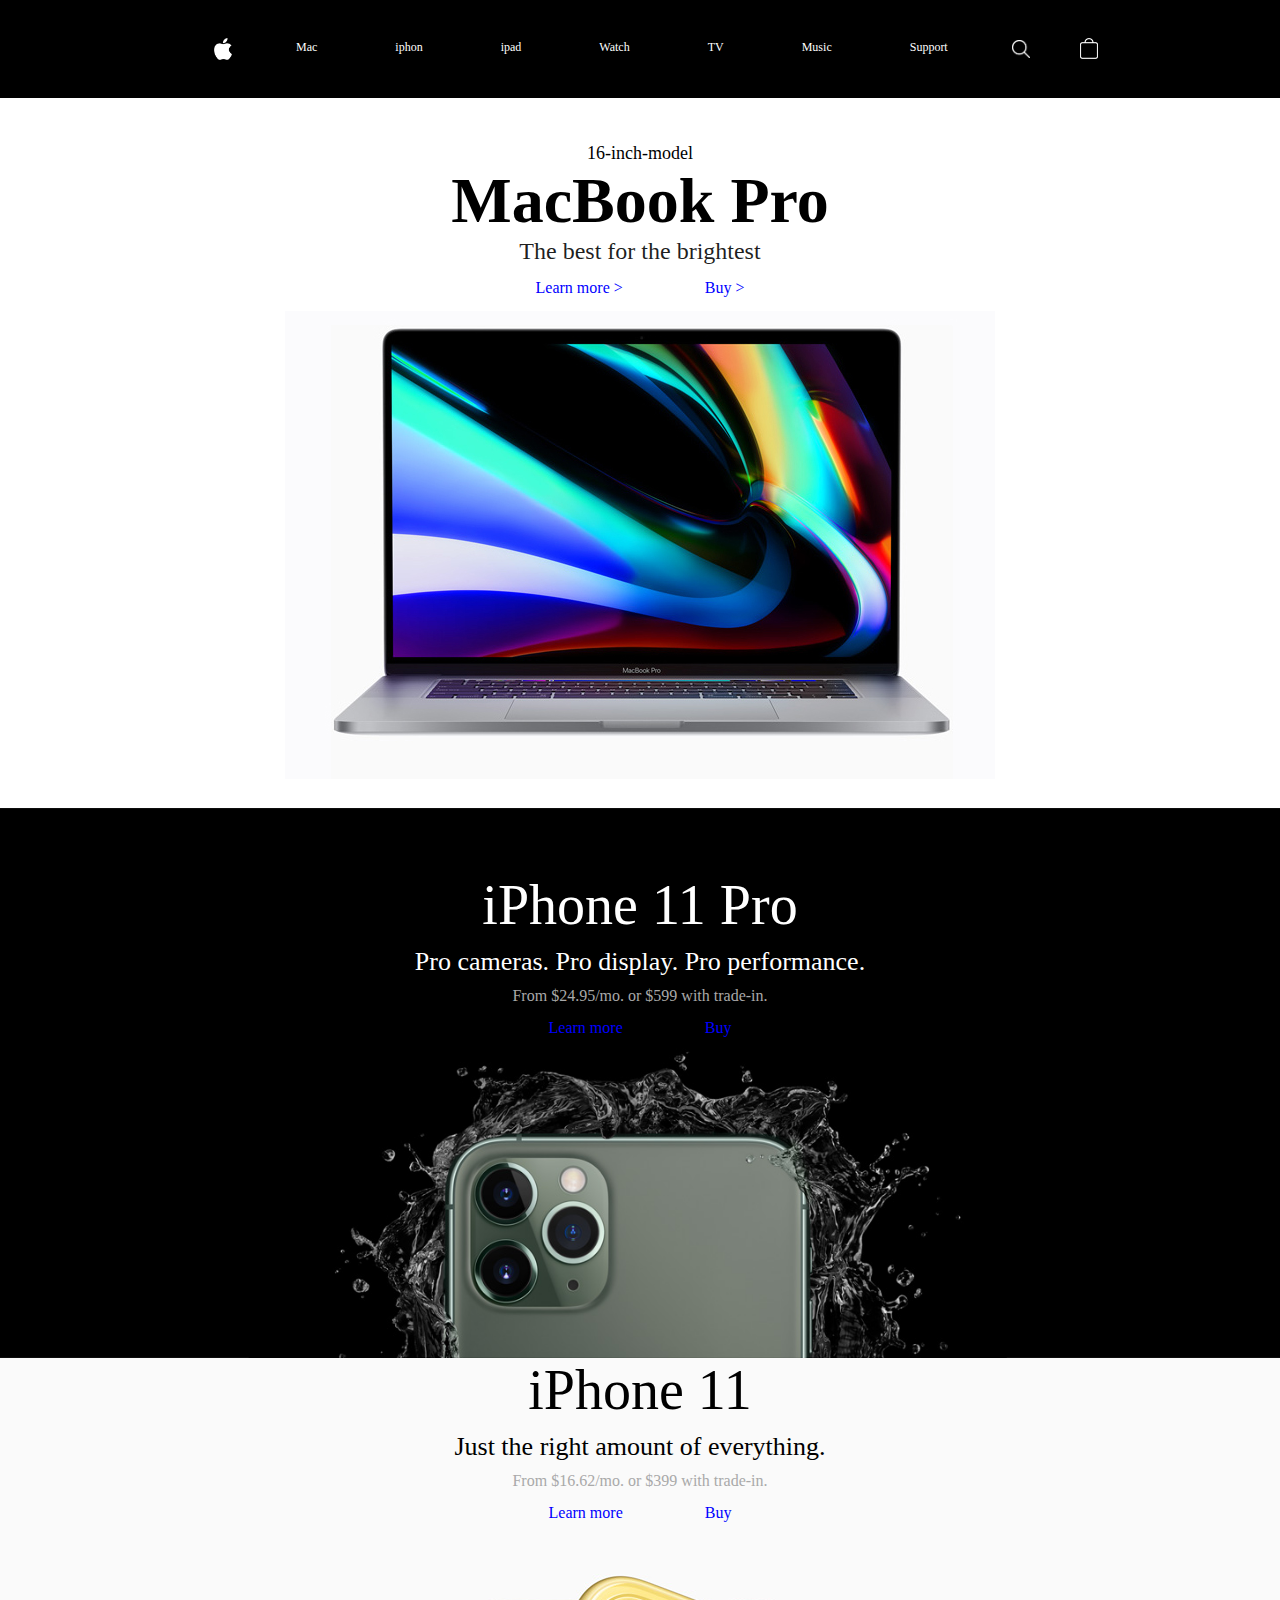
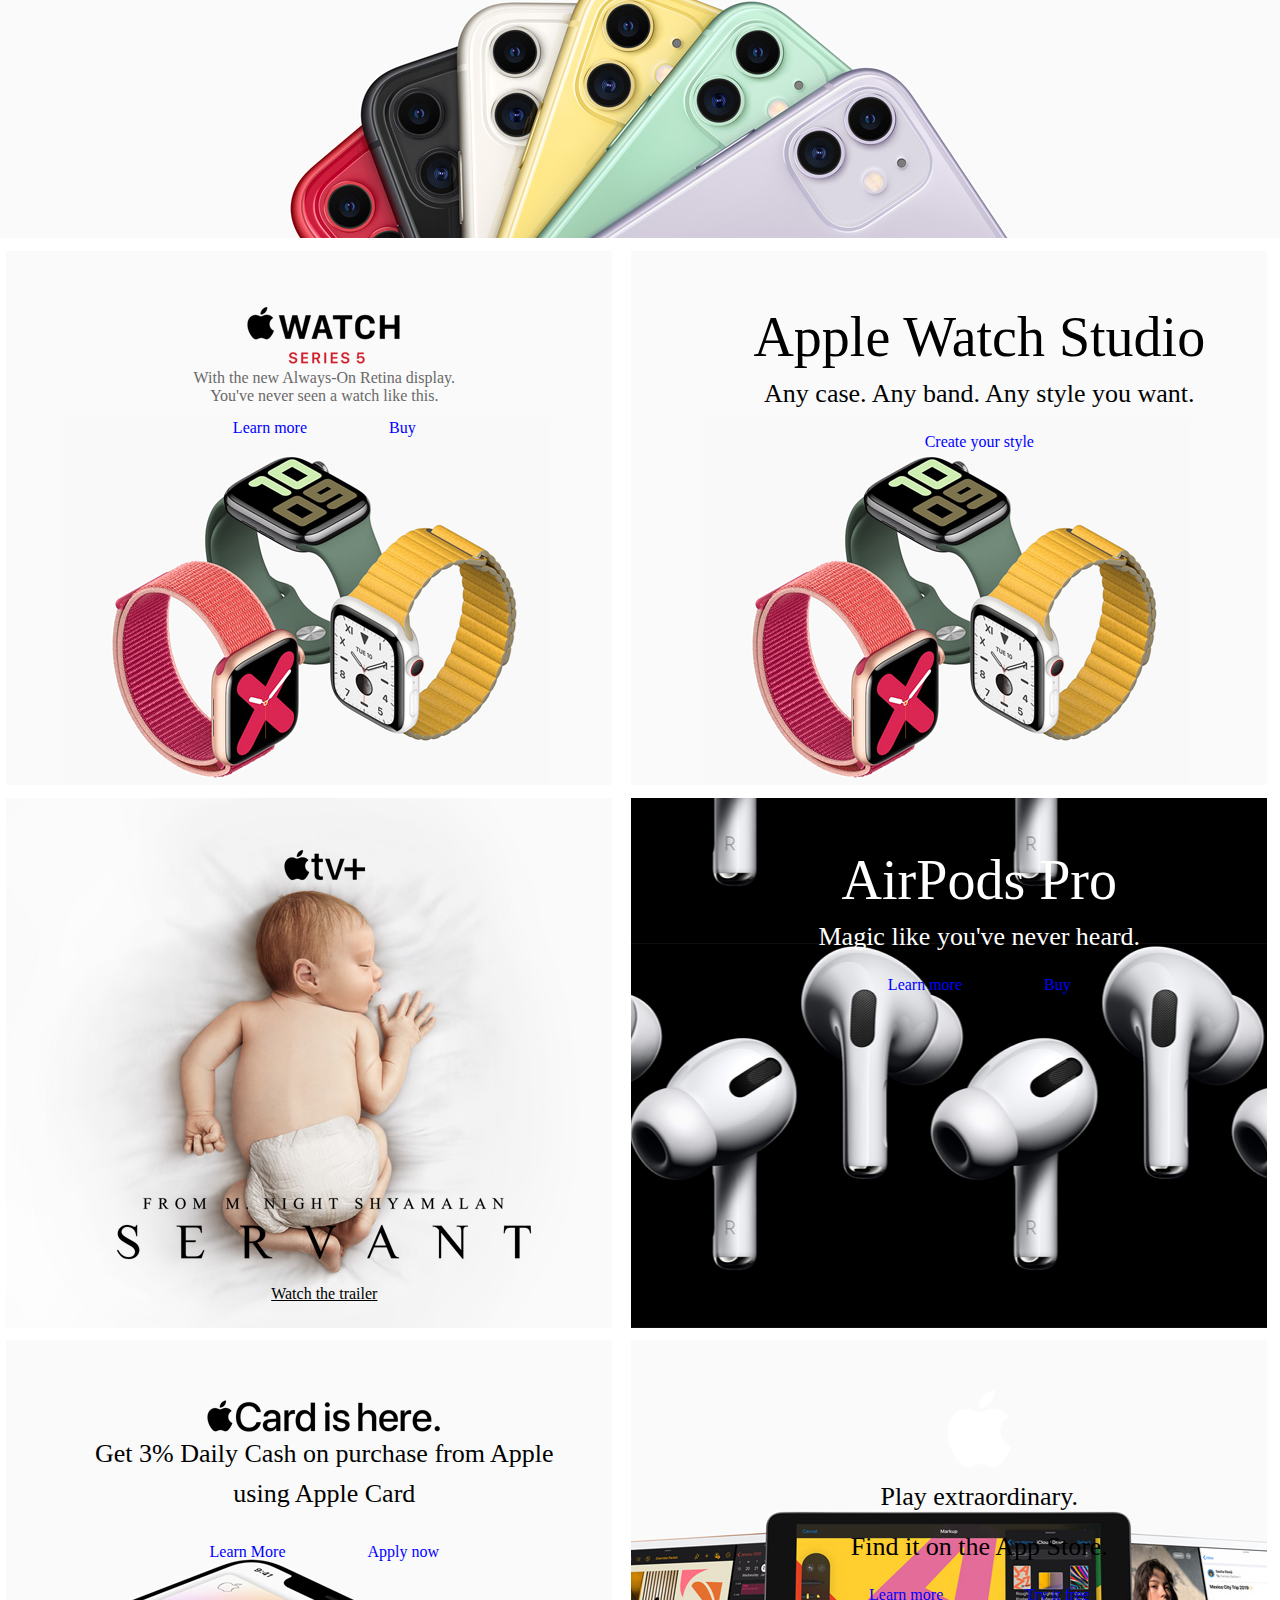
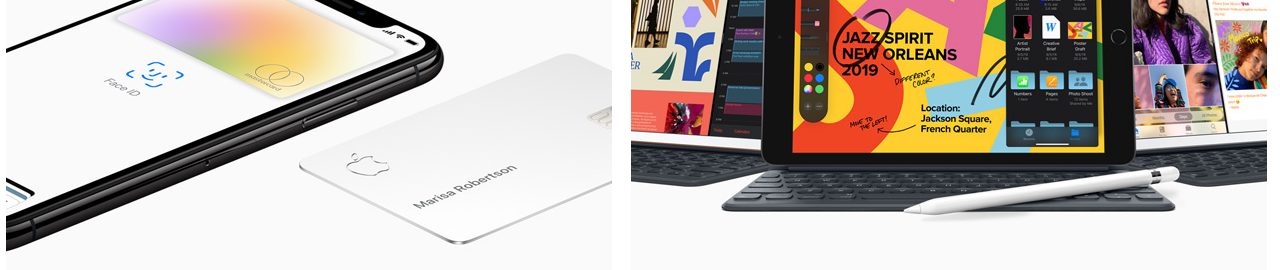
<file: Phase1/AppleWebSiteProject/HTML/index.html>
<!DOCTYPE html>
<html lang="en">
<head>
    <meta charset="UTF-8">
    <meta name="viewport" content="width=device-width, initial-scale=1.0">
    <title>Apple Website</title>
    <link rel="stylesheet" href="../CSS/style.css">
</head>
<body>
    <div class="outer-wrapper">
        <header class="header-wrapper">
            <div class="internal-wrapper">
                <div class="header-links-wrapper">
                    <ul>
                        <li class="logo-link"><a href="/"><img src="../Image/Icon/logo.png" alt=""></a></li>
                        <li><a href="#">Mac</a></li>
                        <li><a href="#">iphon</a></li>
                        <li><a href="#">ipad</a></li>
                        <li><a href="#">Watch</a></li>
                        <li><a href="#">TV</a></li>
                        <li><a href="#">Music</a></li>
                        <li><a href="#">Support</a></li>
                        <li class="search-link"><a href="/search/"><img src="../Image/Icon/search-icon.png" alt=""></a></li>
                        <li class="cart-link"><a href="/search/"><img src="../Image/Icon/cart.png" alt=""></a></li>
                    </ul>
                </div>
            </div>
        </header>
        <section class="main-highlight-wrapper">
            <div class="internal-wrapper">
                <div class="model">
                    16-inch-model
                </div>

                <div class="product-title">
                    <h1>MacBook Pro</h1>
                </div>

                <div class="brief-description">
                    The best for the brightest
                </div>

                <div class="links-wrapper">
                    <ul>
                        <li><a href="https://www.apple.com/iphone-12/">Learn more ></a></li>
                        <li><a href="https://www.apple.com/shop/buy-iphone/iphone-12">Buy ></a></li>
                    </ul>
                </div>
                
                <div class="main-image-wrapper">
                    <img src="../Image/home/mac-laptop copy.jpg" alt="">
                </div>
            </div>

        </section>
        <section class="second-hightlight-wrapper">
            <div class="internal-wrapper">
                <div class="title-wrapper">
                    iPhone 11 Pro
                </div >

                <div class="description-wrapper">
                    Pro cameras. Pro display. Pro performance.
                </div>

                <div class="price-wrapper">
                    From $24.95/mo. or $599 with trade-in.
                </div>

                <div class="links-wrapper">
                    <ul>
                        <li><a href="">Learn more</a></li>
                        <li><a href="">Buy</a></li>
                    </ul>
                </div>
            </div>
        </section>

        <section class="third-highlight-wrapper">
            <div class="internal-wrapper">
                <div class="title-wrapper">
                    iPhone 11
                </div>

                <div class="description-wrapper">
                    Just the right amount of everything.
                </div>
                
                <div class="price-wrapper">
                    From $16.62/mo. or $399 with trade-in.
                </div>

                <div class="links-wrapper">
                    <ul>
                        <li><a href="">Learn more</a></li>
                        <li><a href="">Buy</a></li>
                    </ul>
                </div>
            </div>
        </section>


        <section class="fourth-highlight-wrapper">
            <div class="forth-internal-wrapper">
                <div class="left-side-wrapper">
                    <div class="top-logo-wrapper">
                        <div class="logo-wrapper">
                            <img src="../Image/Icon/watch-series5-logo.png" alt="">
                            <!-- <div class="logo-title"> -->
                                <!-- Watch -->
                            <!-- </div> -->
                        </div>
                        <!-- cann also be done like the logo and the logo together
                        if we did not have the exact logo what we need
                        -->
                        <div class="series-wrapper">
                            <!-- SERIES 5 -->
                        </div>

                        <div class="description-wraper">
                            With the new Always-On Retina display.
                        </div>
                        <div class="description-wrper">
                            You've never seen a watch like this.
                        </div>

                        
                        <div class="links-wrapper">
                            <ul>
                                <li><a href="">Learn more</a></li>
                                <li><a href="">Buy</a></li>
                            </ul>
                        </div>
                    </div>
                </div>
                <div class="right-side-wrapper">
                    <div class="title-wrapper">
                        Apple Watch Studio
                    </div>

                    <div class="description-wrapper">
                        Any case. Any band. Any style you want.
                    </div>

                    <div class="links-wrapper">
                        <ul>
                            <li><a href="">Create your style</a></li>
                        </ul>
                    </div>
                </div>
            </div>
        </section>

        <section class="fifth-highlight-wrapper">
            <div class="forth-internal-wrapper">
                <div class="left-side-wrapper">
                    <div class="top-logo-wrapper">
                        <div class="logo-wrapper">
                            <img src="../Image/Icon/apple-tv-logo.png" alt="">
                        </div>

                        <div class="tvshow-logo-wraper">
                            <img src="../Image/Icon/servant-logo.png" alt="">
                        </div>

                        <div class="watch-more-wrapper">
                            <a href="">Watch the trailer</a>
                        </div>
                    </div>


                </div>
                <div class="right-side-wrapper">
                    <div class="title-wrapper">
                        AirPods Pro
                    </div>

                    <div class="description-wrapper">
                        Magic like you've never heard.
                    </div>

                    <div class="links-wrapper">
                        <ul>
                            <li><a href="">Learn more</a></li>
                            <li><a href="">Buy</a></li>
                        </ul>
                    </div>

                </div>

            </div>
        </section>

        <section class="sixth-highlight-wrapper">
            <div class="forth-internal-wrapper">
                <div class="left-side-wrapper">
                    <div class="description-wrapper">
                        <div class="top-logo-wrapper">
                            <img src="../Image/Icon/apple-card-logo.png" alt="">
                        </div>
                        Get 3% Daily Cash on purchase from Apple
                        <div class="description-wrapper">
                            using Apple Card
                        </div>
                    </div>

                    <div class="links-wrapper">
                        <ul>
                            <li><a href="">Learn More</a></li>
                            <li><a href="">Apply now</a></li>
                        </ul>
                    </div>
                    
                </div>
                <div class="right-side-wrapper">
                    <div class="top-logo-wrapper">
                        <img src="../Image/Icon/logo.png" alt="">
                    </div>

                    <div class="description-wrapper">
                        Play extraordinary.
                    </div>

                    <div class="description-wrapper">
                        Find it on the App Store.
                    </div>

                    <div class="links-wrapper">
                        <ul>
                            <li><a href="">Learn more</a></li>
                            <li><a href="">Try it free</a></li>
                        </ul>
                    </div>
                </div>
            </div>
        </section>

    </div>
</body>
</html>
</file>
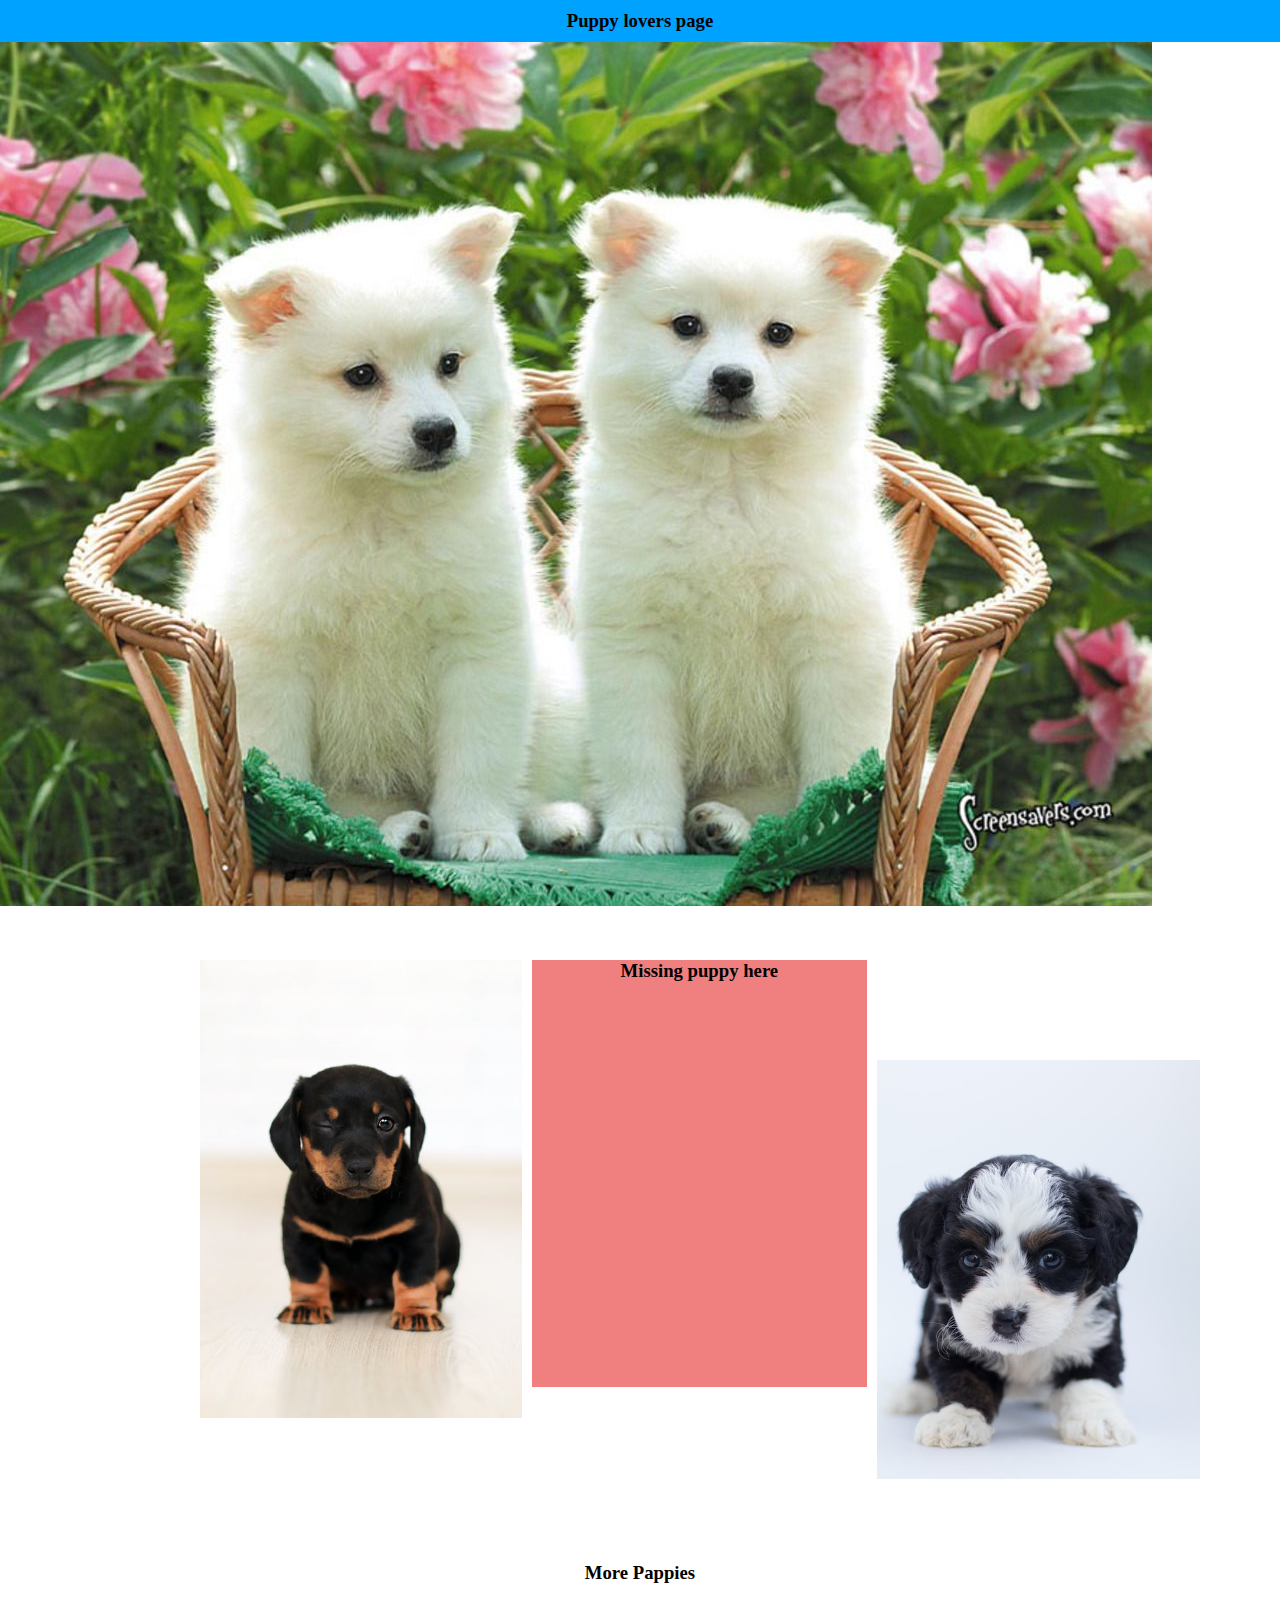
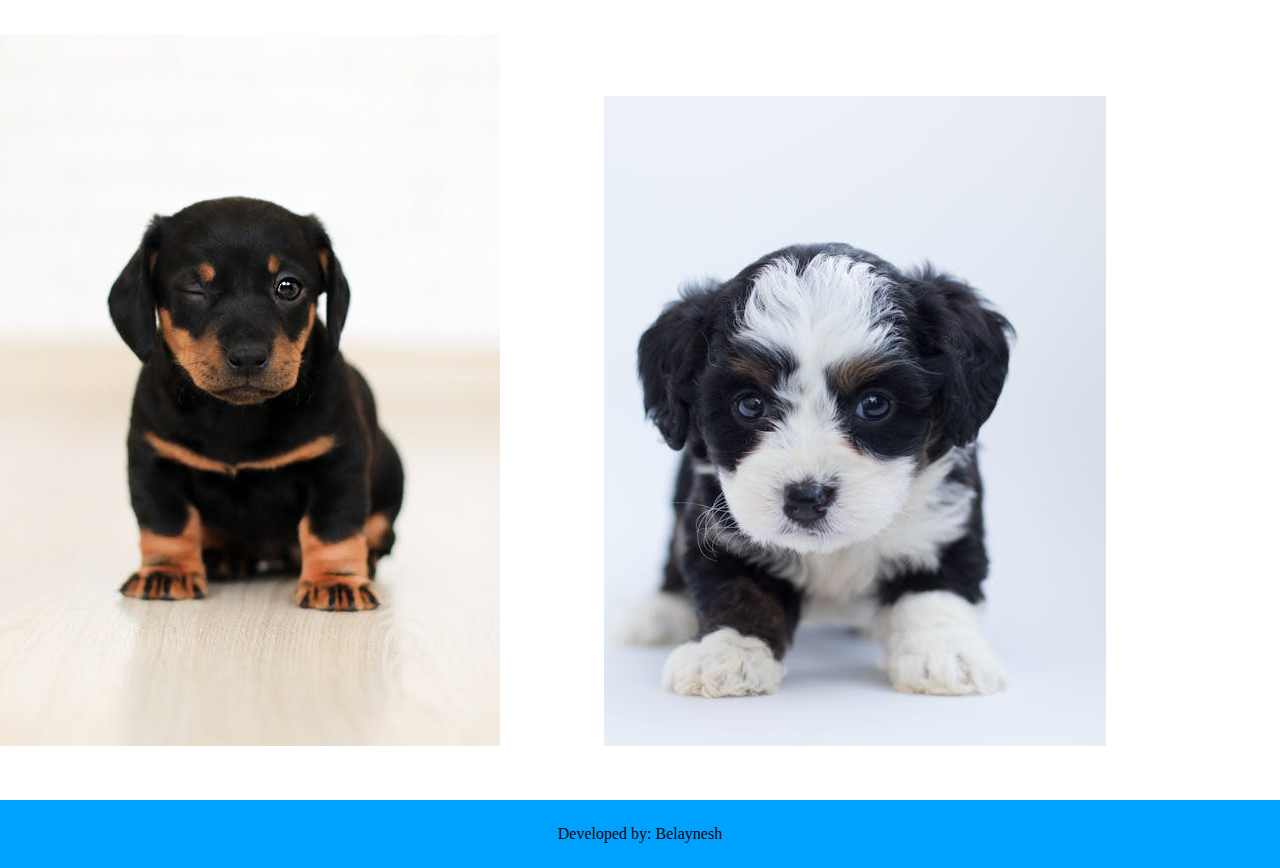
<file: Phase1/Class3Css/Class3CSSReference/index.html>
<!DOCTYPE html>
<html lang="en">
<head>
    <meta charset="UTF-8">
    <meta name="viewport" content="width=device-width, initial-scale=1.0">
    <title>Puppy Lovers</title>
    <link rel="stylesheet" href="css/style.css">
</head>
<body>
    <header>
        <div class="puppy-lovers-header">
            <h3>
                Puppy lovers page
            </h3>
        </div>
    </header>
    <section>
        <div class="puppy-banner">
            <img src="../Class3CSSReference/images/puppy1.img" alt="puppy banner">
        </div>
    </section>
    <section>
        <div class="three-puppies-wrapper">
            <div class="right-puppy">
                <img src="../Class3CSSReference/images/pup.img" alt="puppy image">
            </div>
            <div class="missing-puppy red">
                <h3>Missing puppy here</h3>
            </div>
            <div class="left-puppy">
                <img src="../Class3CSSReference/images/pupy.img" alt="puppy">
            </div>
        </div>
    </section>
    <section>
        <div>
            <div class="more">
                <h3>More Pappies</h3>
            </div>
            <div class="last-right-puppy">
                <img src="../Class3CSSReference/images/pup.img" alt="pyppy image">
            </div>
            <div class="last-left-puppy">
                <img src="../Class3CSSReference/images/pupy.img" alt="">
            </div>
        </div>
    </section>
        <footer>
            <div class="footer">
                Developed by: Belaynesh
            </div>
        </footer>
</body>
</html>
</file>
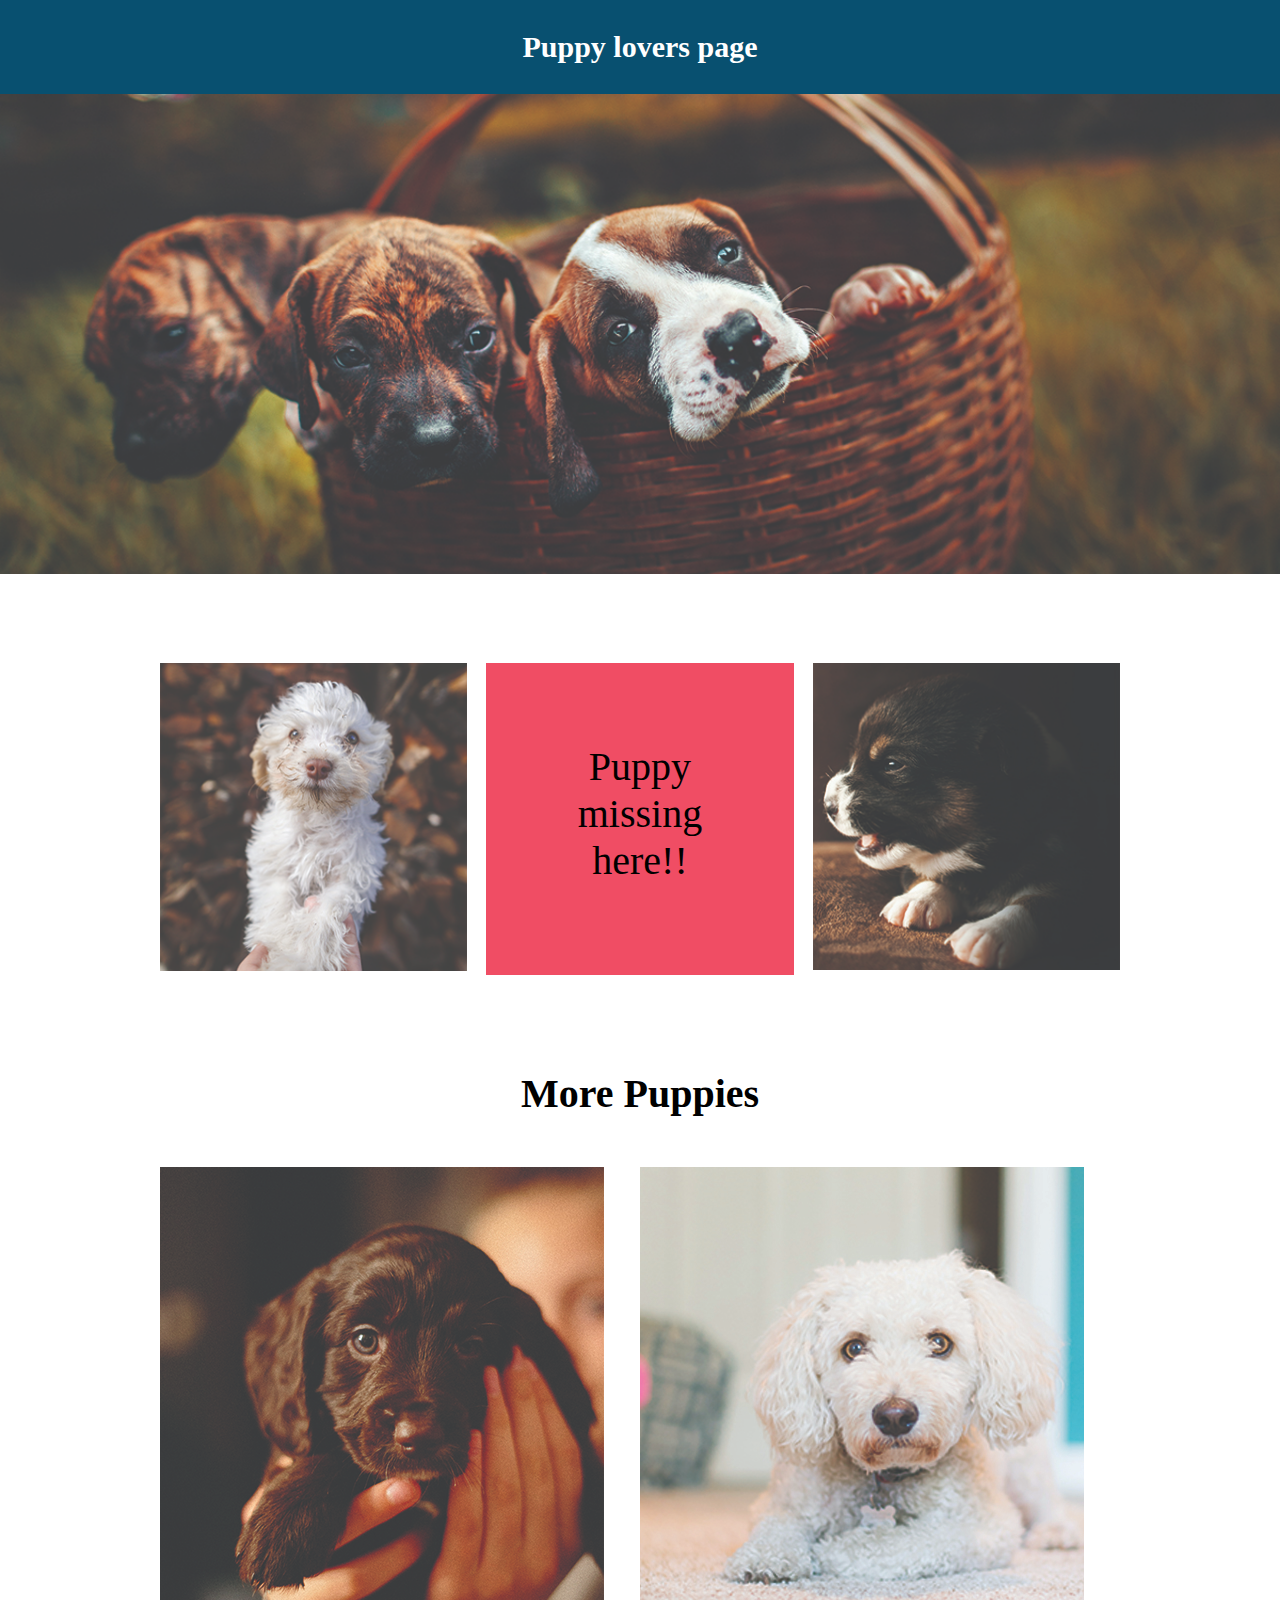
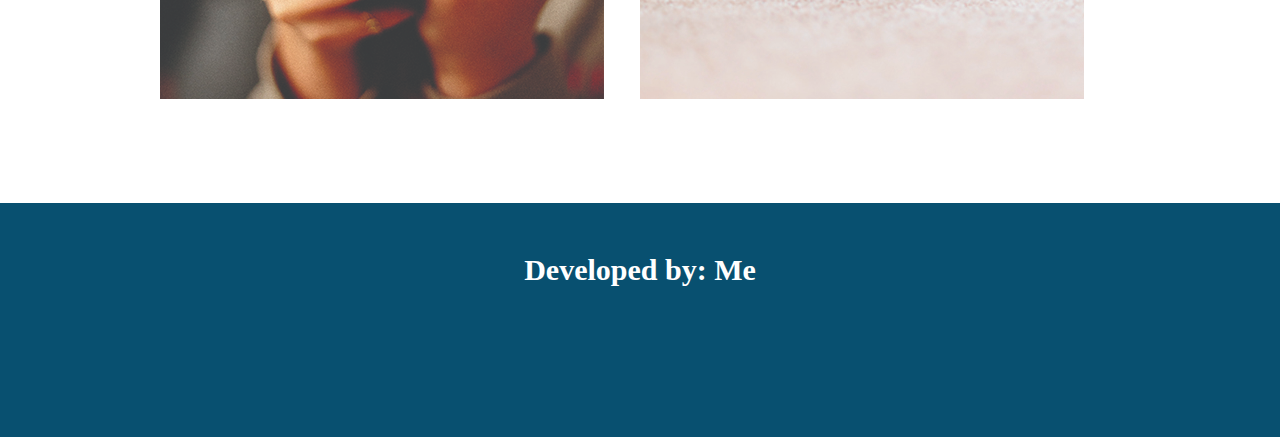
<file: Phase1/Class3Css/Puppy-Lovers-html/index.html>
<!DOCTYPE html>
<html lang="en">

<head>
  <meta charset="UTF-8">
  <meta name="viewport" content="width=device-width, initial-scale=1.0">
  <title>Puppy lovers page</title>
  <link rel="stylesheet" href="css/style.css">
</head>

<body>
  <header>
    <div class="container">
      <div class="main-title">
        Puppy lovers page
      </div>
    </div>
  </header>
  <section id="banner-image">
    <img src="images/banner-puppies.jpg" alt="">
  </section>
  <section class="top-container">
    <div class="container">
      <div class="puppy-container">
        <img src="images/puppy-1.jpg" alt="">
      </div>
      <div class="puppy-container middle-puppy">
        <div class="puppy-missing">
          Puppy missing here!!
        </div>
      </div>
      <div class="puppy-container">
        <img src="images/puppy-2.jpg" alt="">
      </div>
    </div>
  </section>
  <section class="vertical-puppies-section">
    <div class="container">
      <div class="section-title">
        More Puppies
      </div>
      <div class="vertical-puppies-wrapper">
        <div class="puppy-container-vertical left">
          <img src="images/puppy-3.jpg" alt="">
        </div>
        <div class="puppy-container-vertical right">
          <img src="images/puppy-4.jpg" alt="">
        </div>
      </div>
    </div>
  </section>
  <footer>
    <div class="container">
      <div class="credit">
        Developed by: Me
      </div>
    </div>
  </footer>
</body>

</html>
</file>
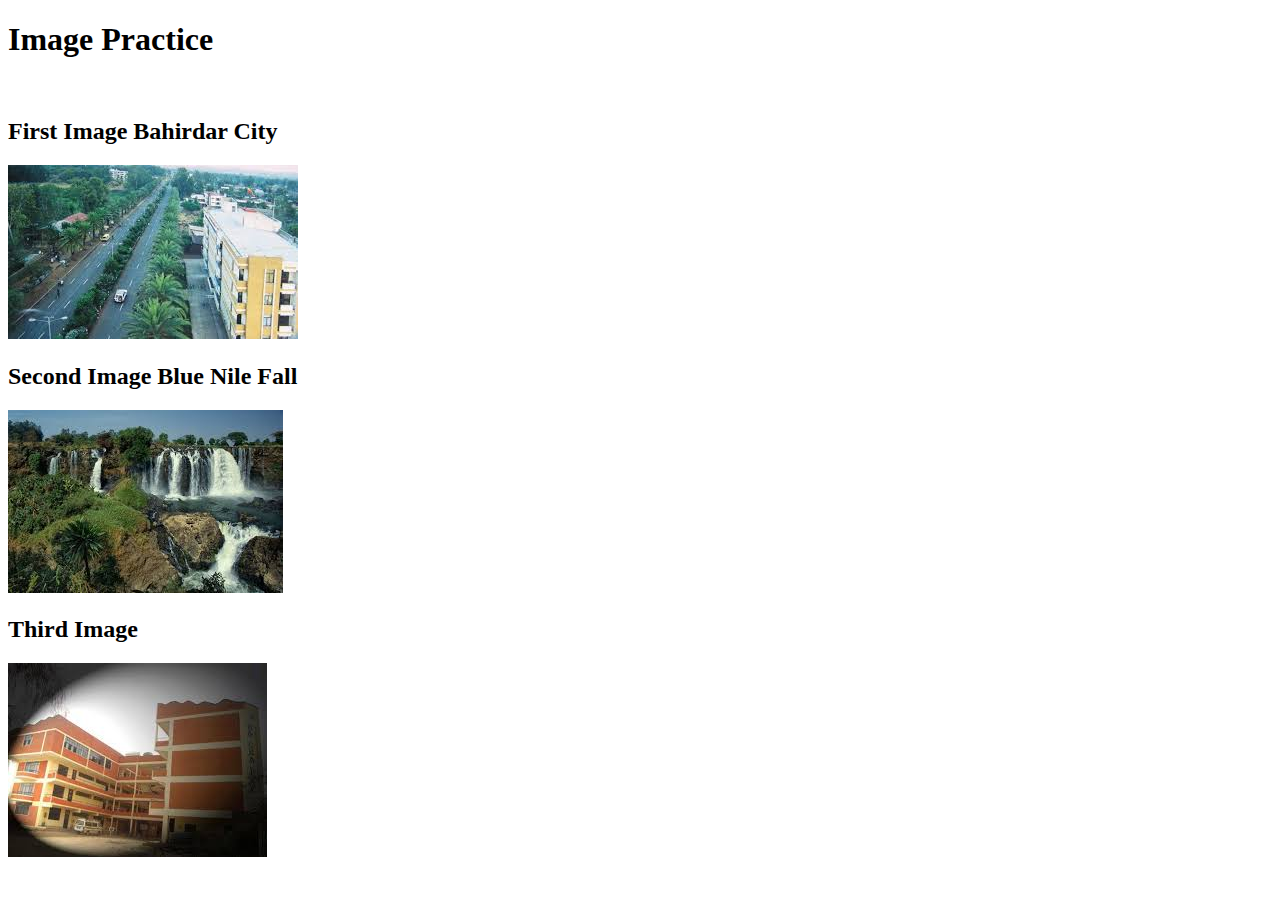
<file: Phase1/MyFirstProject/imagePractice.html>
<!DOCTYPE html>
<html lang="en">
<head>
    <meta charset="UTF-8">
    <meta name="viewport" content="width=device-width, initial-scale=1.0">
    <title>image-practice</title>
</head>
<body>
    <h1>Image Practice</h1> <br>
    <h2>First Image Bahirdar City</h2>
    <img src="../MyFirstProject/images/Bahirdarcity.img" alt="Bahirdar City">
     <br>
    <h2>Second Image Blue Nile Fall</h2>
    <img src="../MyFirstProject/images/Bluenilefall.img" alt="Blue Nile Fall"> <br>
    <h2>Third Image</h2>
    <img src="../MyFirstProject/images/BahirdarBlueNileCollege.img" alt="Bahirdar Blue nile College">
</body>
</html>
</file>
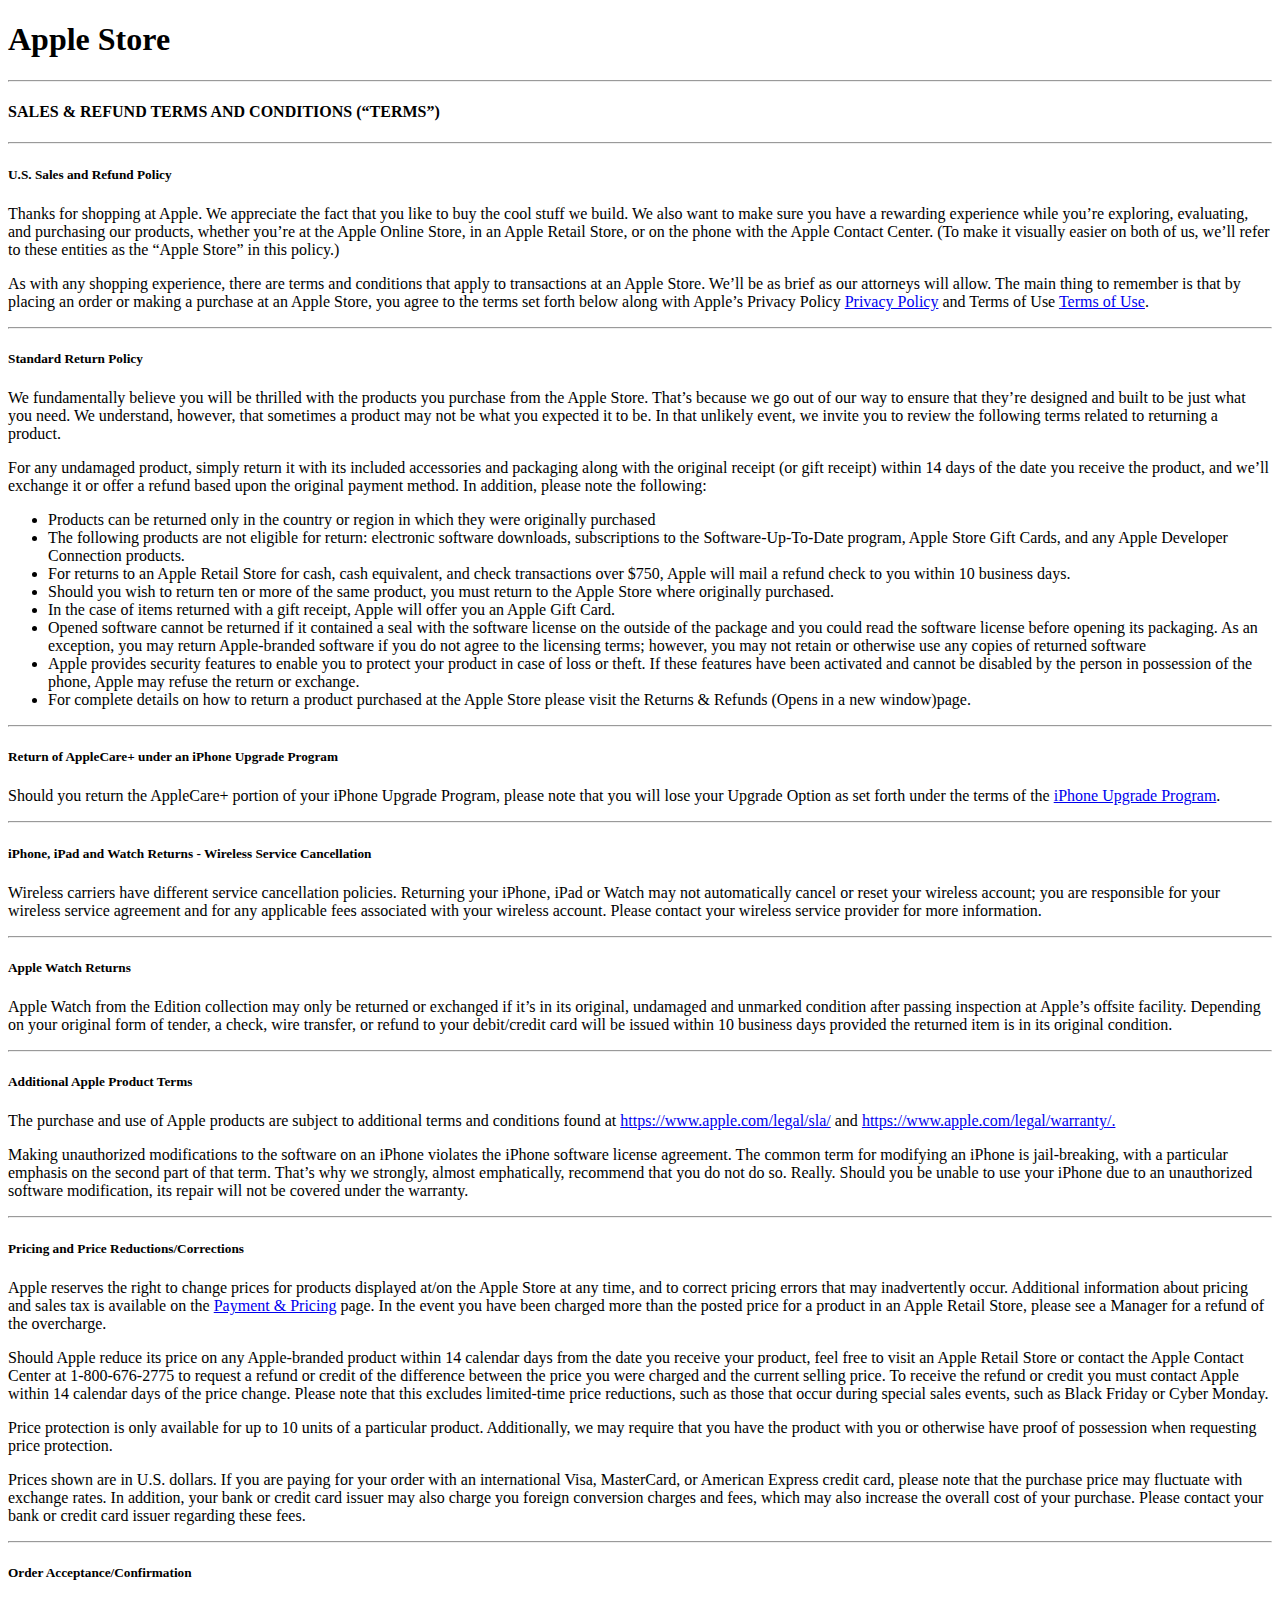
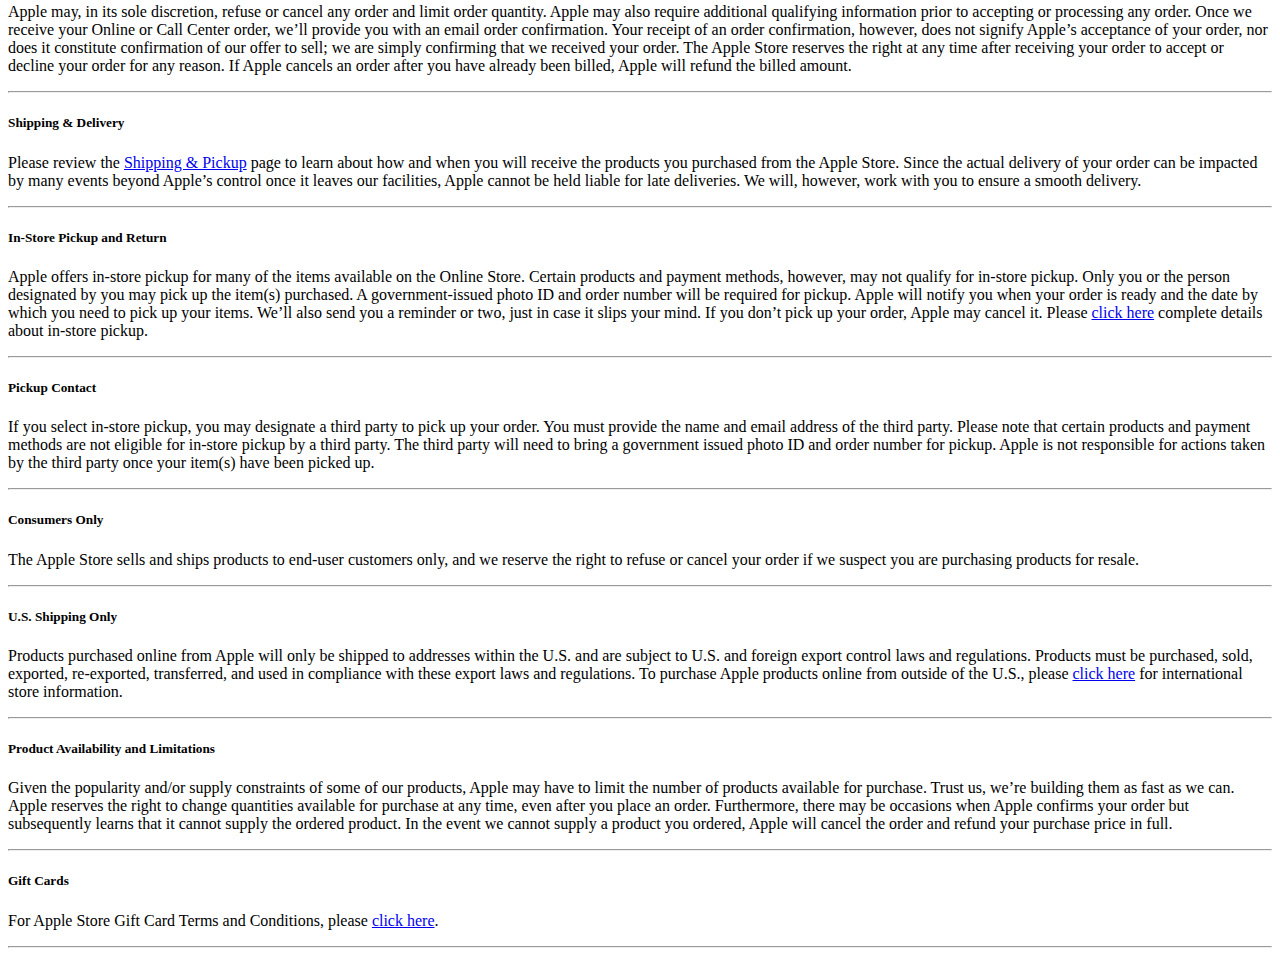
<file: Phase1/MyFirstProject/recreateAppleSalesPolicies.html>
<!DOCTYPE html>
<html lang="en">

<head>
    <meta charset="UTF-8">
    <meta name="viewport" content="width=device-width, initial-scale=1.0">
    <title>Recreate-Applesales-policies</title>
</head>

<body>
    <h1>Apple Store</h1>
    <hr>
    <h4>SALES & REFUND TERMS AND CONDITIONS (“TERMS”)
    </h4>
    <hr>
    <h5>U.S. Sales and Refund Policy</h5>
    <p>Thanks for shopping at Apple. We appreciate the fact that you like to buy the cool stuff we build. We also want
        to make sure you have a rewarding experience while you’re exploring, evaluating, and purchasing our products,
        whether you’re at the Apple Online Store, in an Apple Retail Store, or on the phone with the Apple Contact
        Center. (To make it visually easier on both of us, we’ll refer to these entities as the “Apple Store” in this
        policy.)</p>
    <p>As with any shopping experience, there are terms and conditions that apply to transactions at an Apple Store.
        We’ll be as brief as our attorneys will allow. The main thing to remember is that by placing an order or making
        a purchase at an Apple Store, you agree to the terms set forth below along with Apple’s Privacy Policy <a
            href="https://www.apple.com/privacy/">Privacy Policy</a> and Terms of Use <a
            href="https://www.apple.com/legal/internet-services/terms/site.html">Terms of Use</a>.</p>
    <hr>
    <h5>Standard Return Policy</h5>
    <p>We fundamentally believe you will be thrilled with the products you purchase from the Apple Store. That’s because
        we go out of our way to ensure that they’re designed and built to be just what you need. We understand, however,
        that sometimes a product may not be what you expected it to be. In that unlikely event, we invite you to review
        the following terms related to returning a product.</p>
    <p>For any undamaged product, simply return it with its included accessories and packaging along with the original
        receipt (or gift receipt) within 14 days of the date you receive the product, and we’ll exchange it or offer a
        refund based upon the original payment method. In addition, please note the following:
    </p>
    <ul>
        <li>
            Products can be returned only in the country or region in which they were originally purchased</li>
        <li>The following products are not eligible for return: electronic software downloads, subscriptions to the
            Software-Up-To-Date program, Apple Store Gift Cards, and any Apple Developer Connection products.</li>
        <li>For returns to an Apple Retail Store for cash, cash equivalent, and check transactions over $750, Apple will
            mail a refund check to you within 10 business days.</li>
        <li>Should you wish to return ten or more of the same product, you must return to the Apple Store where
            originally purchased.</li>
        <li>In the case of items returned with a gift receipt, Apple will offer you an Apple Gift Card.</li>
        <li>Opened software cannot be returned if it contained a seal with the software license on the outside of the
            package and you could read the software license before opening its packaging. As an exception, you may
            return Apple-branded software if you do not agree to the licensing terms; however, you may not retain or
            otherwise use any copies of returned software</li>
        <li>Apple provides security features to enable you to protect your product in case of loss or theft. If these
            features have been activated and cannot be disabled by the person in possession of the phone, Apple may
            refuse the return or exchange.
        </li>
        <li>For complete details on how to return a product purchased at the Apple Store please visit the Returns &
            Refunds (Opens in a new window)page.</li>
    </ul>
    <hr>
    <h5>Return of AppleCare+ under an iPhone Upgrade Program</h5>
    <p>Should you return the AppleCare+ portion of your iPhone Upgrade Program, please note that you will lose your
        Upgrade Option as set forth under the terms of the <a
            href="https://www.apple.com/legal/sales-support/iphoneupgrade_us/">iPhone Upgrade Program</a>.</p>
    <hr>
    <h5>iPhone, iPad and Watch Returns - Wireless Service Cancellation</h5>
    <p>Wireless carriers have different service cancellation policies. Returning your iPhone, iPad or Watch may not
        automatically cancel or reset your wireless account; you are responsible for your wireless service agreement and
        for any applicable fees associated with your wireless account. Please contact your wireless service provider for
        more information.</p>
    <hr>
    <h5>Apple Watch Returns</h5>
    <p>Apple Watch from the Edition collection may only be returned or exchanged if it’s in its original, undamaged and
        unmarked condition after passing inspection at Apple’s offsite facility. Depending on your original form of
        tender, a check, wire transfer, or refund to your debit/credit card will be issued within 10 business days
        provided the returned item is in its original condition.</p>
    <hr>
    <h5>Additional Apple Product Terms</h5>
    <p>The purchase and use of Apple products are subject to additional terms and conditions found at
        <a href="https://www.apple.com/legal/sla/">https://www.apple.com/legal/sla/</a> and <a
            href="https://www.apple.com/legal/warranty/">https://www.apple.com/legal/warranty/.</a>
    </p>
    <p>Making unauthorized modifications to the software on an iPhone violates the iPhone software license agreement.
        The common term for modifying an iPhone is jail-breaking, with a particular emphasis on the second part of that
        term. That’s why we strongly, almost emphatically, recommend that you do not do so. Really. Should you be unable
        to use your iPhone due to an unauthorized software modification, its repair will not be covered under the
        warranty.</p>
    <hr>
    <h5>Pricing and Price Reductions/Corrections</h5>
    <p>Apple reserves the right to change prices for products displayed at/on the Apple Store at any time, and to
        correct pricing errors that may inadvertently occur. Additional information about pricing and sales tax is
        available on the <a href="https://www.apple.com/shop/help/payments">Payment & Pricing</a> page. In the event you
        have been charged more than the posted price for a product in an Apple Retail Store, please see a Manager for a
        refund of the overcharge.</p>
    <p>Should Apple reduce its price on any Apple-branded product within 14 calendar days from the date you receive your
        product, feel free to visit an Apple Retail Store or contact the Apple Contact Center at 1-800-676-2775 to
        request a refund or credit of the difference between the price you were charged and the current selling price.
        To receive the refund or credit you must contact Apple within 14 calendar days of the price change. Please note
        that this excludes limited-time price reductions, such as those that occur during special sales events, such as
        Black Friday or Cyber Monday.
    </p>
    <p>Price protection is only available for up to 10 units of a particular product. Additionally, we may require that
        you have the product with you or otherwise have proof of possession when requesting price protection.</p>
    <p>Prices shown are in U.S. dollars. If you are paying for your order with an international Visa, MasterCard, or
        American Express credit card, please note that the purchase price may fluctuate with exchange rates. In
        addition, your bank or credit card issuer may also charge you foreign conversion charges and fees, which may
        also increase the overall cost of your purchase. Please contact your bank or credit card issuer regarding these
        fees.</p>
    <hr>
    <h5>Order Acceptance/Confirmation</h5>
    <p>Apple may, in its sole discretion, refuse or cancel any order and limit order quantity. Apple may also require
        additional qualifying information prior to accepting or processing any order. Once we receive your Online or
        Call Center order, we’ll provide you with an email order confirmation. Your receipt of an order confirmation,
        however, does not signify Apple’s acceptance of your order, nor does it constitute confirmation of our offer to
        sell; we are simply confirming that we received your order. The Apple Store reserves the right at any time after
        receiving your order to accept or decline your order for any reason. If Apple cancels an order after you have
        already been billed, Apple will refund the billed amount.</p>
    <hr>
    <h5>Shipping & Delivery</h5>
    <p>Please review the <a href="https://www.apple.com/shop/help/shipping_delivery">Shipping & Pickup</a> page to learn
        about how and when you will receive the products you purchased from the Apple Store. Since the actual delivery
        of your order can be impacted by many events beyond Apple’s control once it leaves our facilities, Apple cannot
        be held liable for late deliveries. We will, however, work with you to ensure a smooth delivery.</p>
    <hr>
    <h5>In-Store Pickup and Return</h5>
    <p>Apple offers in-store pickup for many of the items available on the Online Store. Certain products and payment
        methods, however, may not qualify for in-store pickup. Only you or the person designated by you may pick up the
        item(s) purchased. A government-issued photo ID and order number will be required for pickup. Apple will notify
        you when your order is ready and the date by which you need to pick up your items. We’ll also send you a
        reminder or two, just in case it slips your mind. If you don’t pick up your order, Apple may cancel it. Please
        <a href="https://www.apple.com/shop/help/shipping_delivery">click here</a> complete details about in-store
        pickup.</p>
    <hr>
    <h5>Pickup Contact</h5>
    <p>If you select in-store pickup, you may designate a third party to pick up your order. You must provide the name
        and email address of the third party. Please note that certain products and payment methods are not eligible for
        in-store pickup by a third party. The third party will need to bring a government issued photo ID and order
        number for pickup. Apple is not responsible for actions taken by the third party once your item(s) have been
        picked up.</p>
    <hr>
    <h5>Consumers Only</h5>
    <p>The Apple Store sells and ships products to end-user customers only, and we reserve the right to refuse or cancel
        your order if we suspect you are purchasing products for resale.</p>
    <hr>
    <h5>U.S. Shipping Only</h5>
    <p>Products purchased online from Apple will only be shipped to addresses within the U.S. and are subject to U.S.
        and foreign export control laws and regulations. Products must be purchased, sold, exported, re-exported,
        transferred, and used in compliance with these export laws and regulations. To purchase Apple products online
        from outside of the U.S., please <a href="https://www.apple.com/choose-country-region/">click here</a> for
        international store information.</p>
    <hr>
    <h5>Product Availability and Limitations</h5>
    <p>Given the popularity and/or supply constraints of some of our products, Apple may have to limit the number of
        products available for purchase. Trust us, we’re building them as fast as we can. Apple reserves the right to
        change quantities available for purchase at any time, even after you place an order. Furthermore, there may be
        occasions when Apple confirms your order but subsequently learns that it cannot supply the ordered product. In
        the event we cannot supply a product you ordered, Apple will cancel the order and refund your purchase price in
        full.</p>
    <hr>
    <h5>Gift Cards</h5>
    <p>For Apple Store Gift Card Terms and Conditions, please <a
            href="https://www.apple.com/legal/giftcards/applestore/">click here</a>.</p>
    <hr>
</body>

</html>
</file>
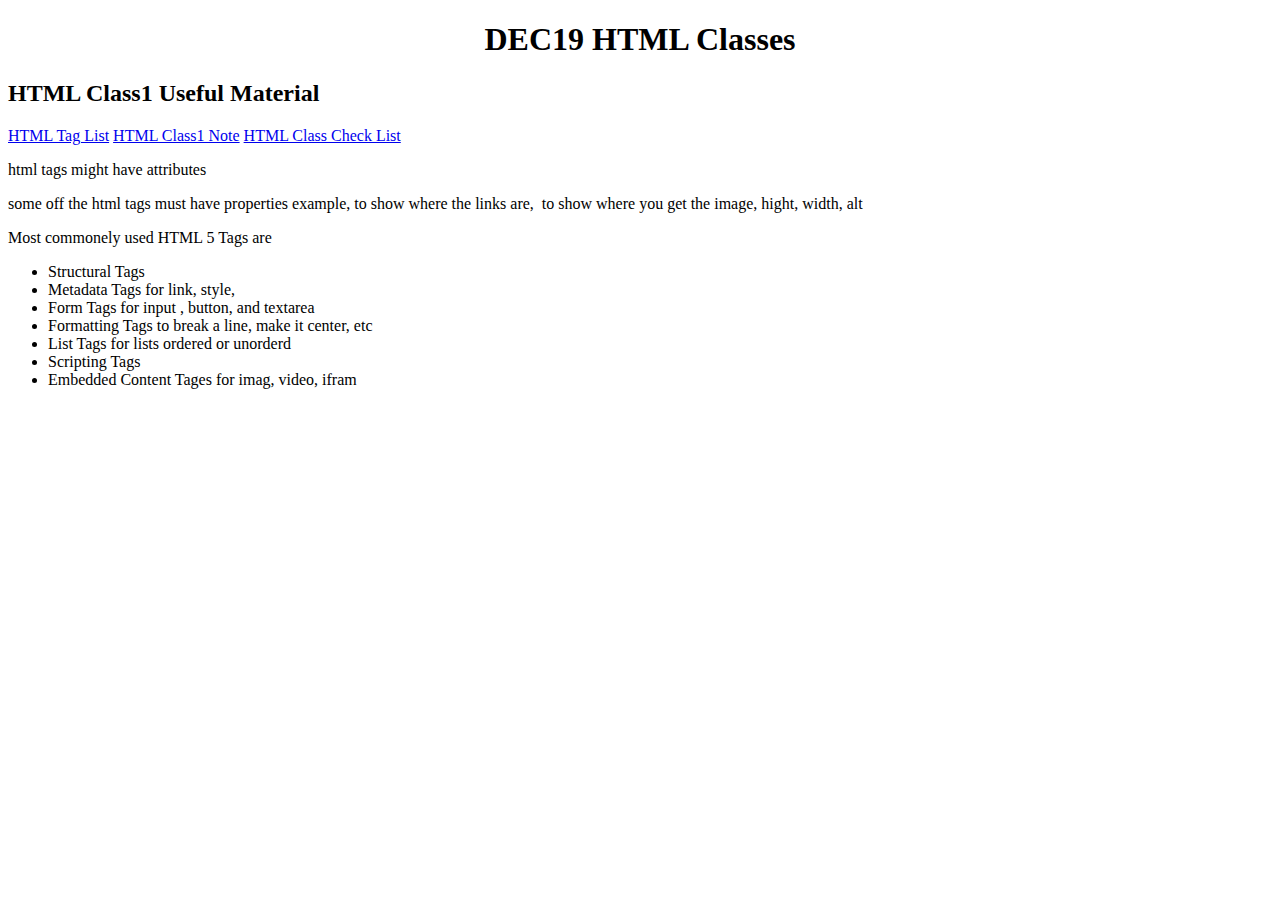
<file: Phase1/Class1/abouttag/class1.html>
<!DOCTYPE html>
<html lang="en">
<head>
    <meta charset="UTF-8">
    <meta name="viewport" content="width=<device-width>, initial-scale=1.0">
    <title>HTML list-tags</title>
</head>
<body>
    <center><h1>DEC19 HTML Classes</h1></center>
   <h2>HTML Class1 Useful Material</h2>
   <a href="https://www.tutorialrepublic.com/html-reference/html5-tags.php ">HTML Tag List</a>
   <a href="https://www.evangadi.com/courses/phase1-docs/html-class/HTML-Class-1.txt">HTML Class1 Note</a>
   <a href="https://www.evangadi.com/courses/phase1-docs/html-class/HTML-class-check-list.txt">HTML Class Check List</a>
   <p>html tags might have attributes</p>
   <p>some off the html tags must have properties
       example, <a> to show where the links are,
           <img> to show where you get the image, hight, width, alt
   </p>
   Most commonely used HTML 5 Tags are
   <ul>
       <li>Structural Tags</li>
       <li>Metadata Tags for link, style, </li>
       <li>Form Tags for input , button, and textarea</li>
       <li>Formatting Tags to break a line, make it center, etc</li>
       <li>List Tags for lists ordered or unorderd</li>
       <li>Scripting Tags </li>
       <li>Embedded Content Tages for imag, video, ifram</li>
   </ul>
</body>
</html>
</file>
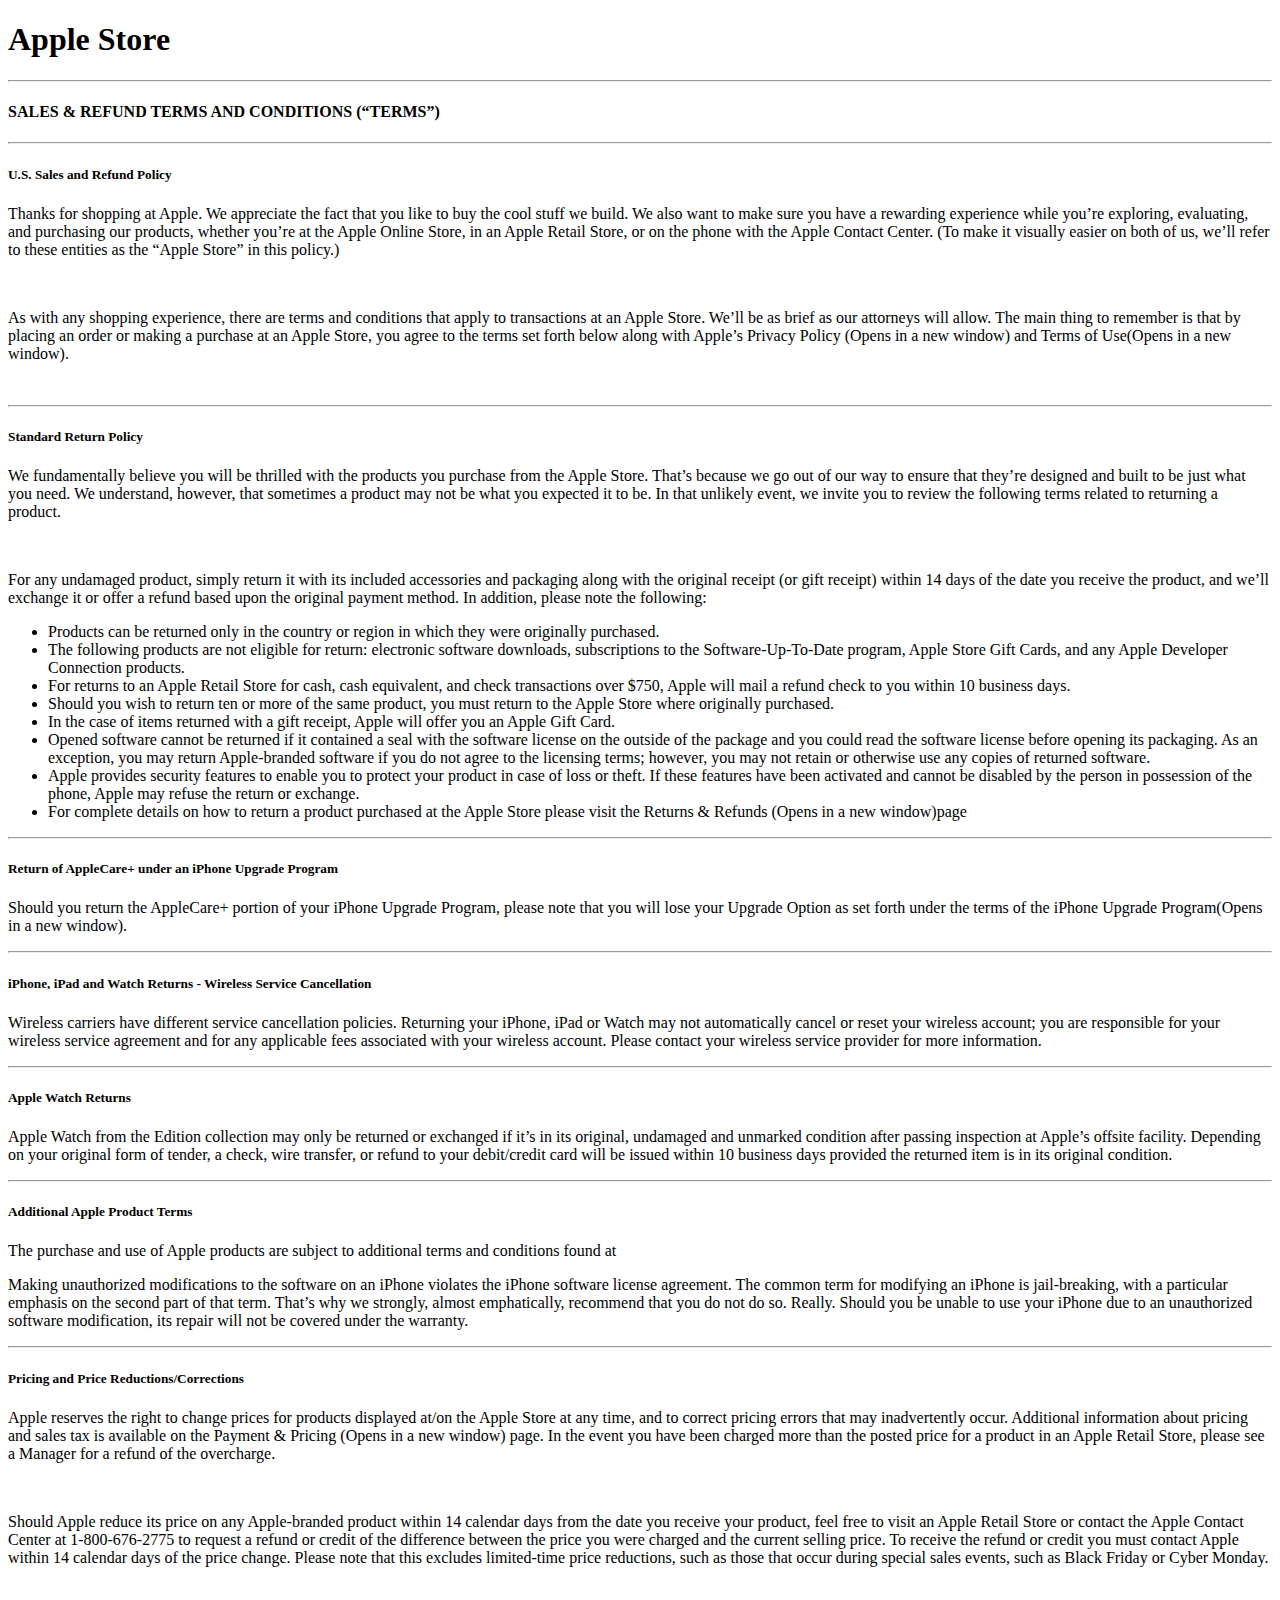
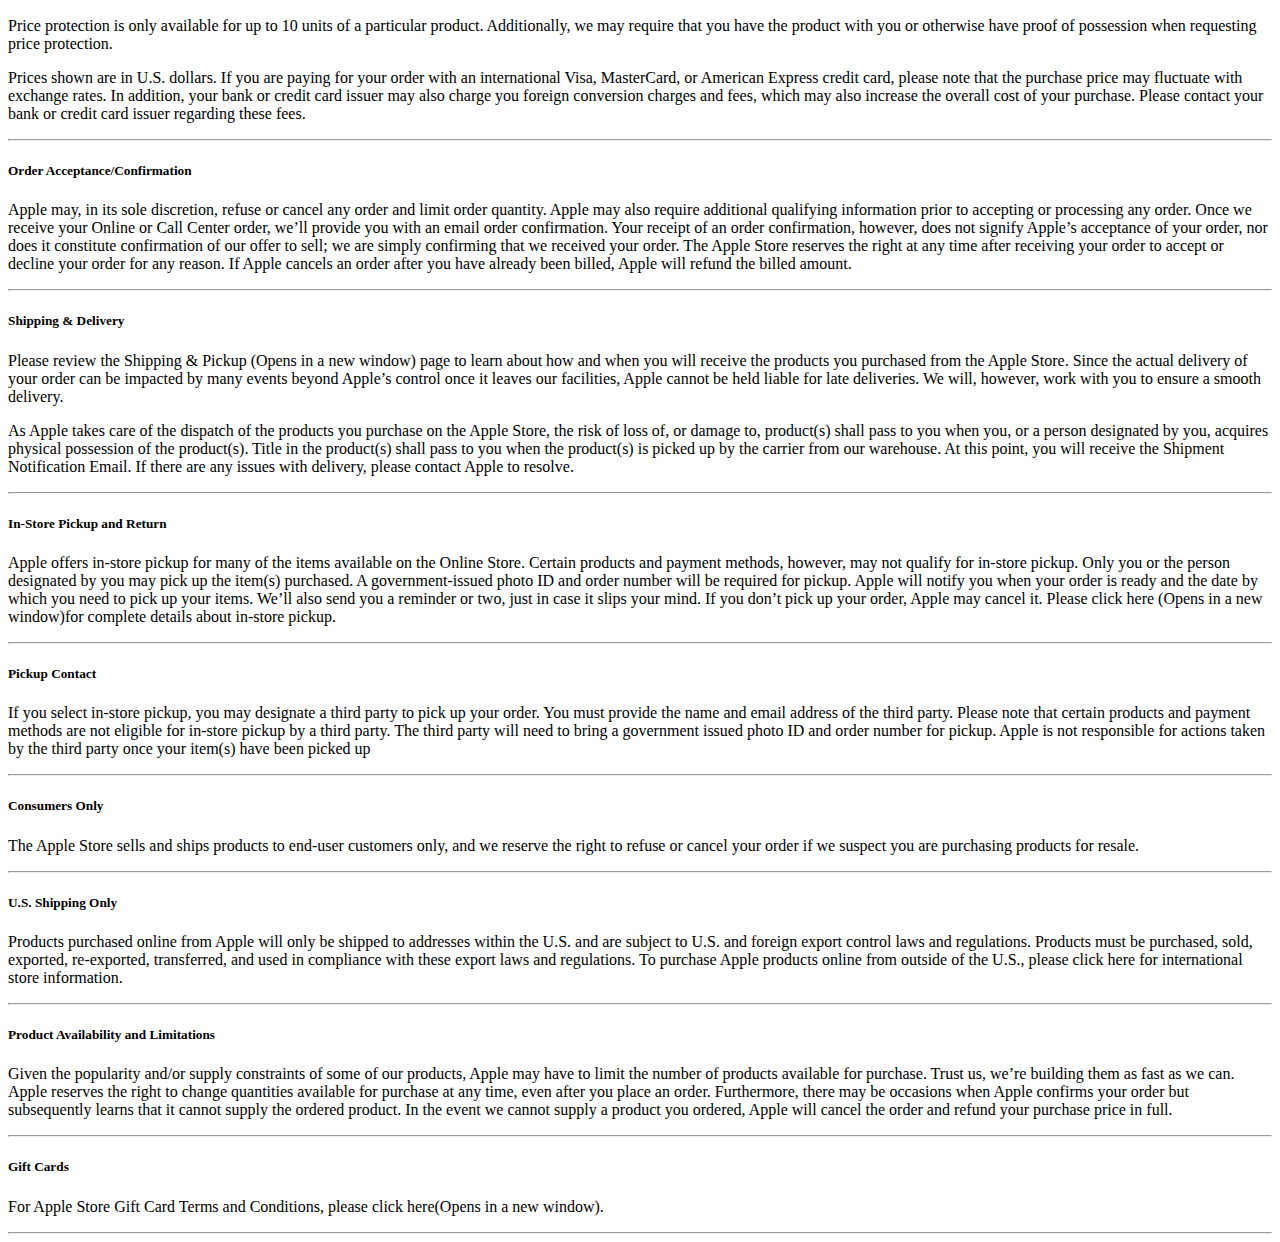
<file: Phase1/Class2/applepolicies/salespolicies.html>
<!DOCTYPE html>
<html lang="en">
<head>
    <meta charset="UTF-8">
    <meta name="viewport" content="width=device-width, initial-scale=1.0">
    <title>Sales Policies-Apple</title>
</head>
<body>
    <h1>Apple Store</h1>
    <hr />
    <h4>SALES & REFUND TERMS AND CONDITIONS (“TERMS”)</h4>
    <hr>
    <h5>U.S. Sales and Refund Policy</h5>
    <p>Thanks for shopping at Apple. We appreciate the fact that you like to buy the cool stuff we build. We also want to make sure you have a rewarding experience while you’re exploring, evaluating, and purchasing our products, whether you’re at the Apple Online Store, in an Apple Retail Store, or on the phone with the Apple Contact Center. (To make it visually easier on both of us, we’ll refer to these entities as the “Apple Store” in this policy.)</p>
    &nbsp;
    <p>As with any shopping experience, there are terms and conditions that apply to transactions at an Apple Store. We’ll be as brief as our attorneys will allow. The main thing to remember is that by placing an order or making a purchase at an Apple Store, you agree to the terms set forth below along with Apple’s Privacy Policy (Opens in a new window) and Terms of Use(Opens in a new window).</p>
    &nbsp;
    <hr>
    <h5>Standard Return Policy</h5>
    <p>We fundamentally believe you will be thrilled with the products you purchase from the Apple Store. That’s because we go out of our way to ensure that they’re designed and built to be just what you need. We understand, however, that sometimes a product may not be what you expected it to be. In that unlikely event, we invite you to review the following terms related to returning a product.</p>
    &nbsp;
    <p>For any undamaged product, simply return it with its included accessories and packaging along with the original receipt (or gift receipt) within 14 days of the date you receive the product, and we’ll exchange it or offer a refund based upon the original payment method. In addition, please note the following:</p>
    <ul>
        <li>Products can be returned only in the country or region in which they were originally purchased.</li>
        <li>The following products are not eligible for return: electronic software downloads, subscriptions to the Software-Up-To-Date program, Apple Store Gift Cards, and any Apple Developer Connection products.</li>
        <li>For returns to an Apple Retail Store for cash, cash equivalent, and check transactions over $750, Apple will mail a refund check to you within 10 business days.</li>
        <li>Should you wish to return ten or more of the same product, you must return to the Apple Store where originally purchased.</li>
        <li>In the case of items returned with a gift receipt, Apple will offer you an Apple Gift Card.</li>
        <li>Opened software cannot be returned if it contained a seal with the software license on the outside of the package and you could read the software license before opening its packaging. As an exception, you may return Apple-branded software if you do not agree to the licensing terms; however, you may not retain or otherwise use any copies of returned software.</li>
        <li>Apple provides security features to enable you to protect your product in case of loss or theft.  If these features have been activated and cannot be disabled by the person in possession of the phone, Apple may refuse the return or exchange.</li>
        <li>For complete details on how to return a product purchased at the Apple Store please visit the Returns & Refunds (Opens in a new window)page</li>
    </ul>
    <hr>
    <h5>Return of AppleCare+ under an iPhone Upgrade Program</h5>
    <p>Should you return the AppleCare+ portion of your iPhone Upgrade Program, please note that you will lose your Upgrade Option as set forth under the terms of the iPhone Upgrade Program(Opens in a new window).</p>
    <hr>
    <h5>iPhone, iPad and Watch Returns - Wireless Service Cancellation</h5>
    <p>Wireless carriers have different service cancellation policies. Returning your iPhone, iPad or Watch may not automatically cancel or reset your wireless account; you are responsible for your wireless service agreement and for any applicable fees associated with your wireless account. Please contact your wireless service provider for more information.</p>
    <hr>
    <h5>Apple Watch Returns</h5>
    <p>Apple Watch from the Edition collection may only be returned or exchanged if it’s in its original, undamaged and unmarked condition after passing inspection at Apple’s offsite facility. Depending on your original form of tender, a check, wire transfer, or refund to your debit/credit card will be issued within 10 business days provided the returned item is in its original condition.</p>
    <hr>
    <h5>Additional Apple Product Terms</h5>
    <p>The purchase and use of Apple products are subject to additional terms and conditions found at</p>
    <a href="https://www.apple.com/legal/sla/ (Opens in a new window)and https://www.apple.com/legal/warranty/(Opens in a new window)."></a>
    <p>Making unauthorized modifications to the software on an iPhone violates the iPhone software license agreement. The common term for modifying an iPhone is jail-breaking, with a particular emphasis on the second part of that term. That’s why we strongly, almost emphatically, recommend that you do not do so. Really. Should you be unable to use your iPhone due to an unauthorized software modification, its repair will not be covered under the warranty.</p>
    <hr>
    <h5>Pricing and Price Reductions/Corrections</h5>
    <p>Apple reserves the right to change prices for products displayed at/on the Apple Store at any time, and to correct pricing errors that may inadvertently occur. Additional information about pricing and sales tax is available on the Payment & Pricing (Opens in a new window) page. In the event you have been charged more than the posted price for a product in an Apple Retail Store, please see a Manager for a refund of the overcharge.</p>
    &nbsp;
    <p>Should Apple reduce its price on any Apple-branded product within 14 calendar days from the date you receive your product, feel free to visit an Apple Retail Store or contact the Apple Contact Center at 1-800-676-2775 to request a refund or credit of the difference between the price you were charged and the current selling price. To receive the refund or credit you must contact Apple within 14 calendar days of the price change. Please note that this excludes limited-time price reductions, such as those that occur during special sales events, such as Black Friday or Cyber Monday.</p>
    &nbsp;
    <p>Price protection is only available for up to 10 units of a particular product. Additionally, we may require that you have the product with you or otherwise have proof of possession when requesting price protection.</p>
    <p>Prices shown are in U.S. dollars. If you are paying for your order with an international Visa, MasterCard, or American Express credit card, please note that the purchase price may fluctuate with exchange rates. In addition, your bank or credit card issuer may also charge you foreign conversion charges and fees, which may also increase the overall cost of your purchase. Please contact your bank or credit card issuer regarding these fees.</p>
    <hr>
    <h5>Order Acceptance/Confirmation</h5>
    <p>Apple may, in its sole discretion, refuse or cancel any order and limit order quantity. Apple may also require additional qualifying information prior to accepting or processing any order. Once we receive your Online or Call Center order, we’ll provide you with an email order confirmation. Your receipt of an order confirmation, however, does not signify Apple’s acceptance of your order, nor does it constitute confirmation of our offer to sell; we are simply confirming that we received your order. The Apple Store reserves the right at any time after receiving your order to accept or decline your order for any reason. If Apple cancels an order after you have already been billed, Apple will refund the billed amount.</p>
    <hr>
    <h5>Shipping & Delivery</h5>
    <p>Please review the Shipping & Pickup (Opens in a new window) page to learn about how and when you will receive the products you purchased from the Apple Store. Since the actual delivery of your order can be impacted by many events beyond Apple’s control once it leaves our facilities, Apple cannot be held liable for late deliveries. We will, however, work with you to ensure a smooth delivery.</p>
    <p>As Apple takes care of the dispatch of the products you purchase on the Apple Store, the risk of loss of, or damage to, product(s) shall pass to you when you, or a person designated by you, acquires physical possession of the product(s). Title in the product(s) shall pass to you when the product(s) is picked up by the carrier from our warehouse. At this point, you will receive the Shipment Notification Email. If there are any issues with delivery, please contact Apple to resolve.</p>
    <hr>
    <h5>In-Store Pickup and Return</h5>
    <p>Apple offers in-store pickup for many of the items available on the Online Store. Certain products and payment methods, however, may not qualify for in-store pickup. Only you or the person designated by you may pick up the item(s) purchased. A government-issued photo ID and order number will be required for pickup. Apple will notify you when your order is ready and the date by which you need to pick up your items. We’ll also send you a reminder or two, just in case it slips your mind. If you don’t pick up your order, Apple may cancel it. Please click here (Opens in a new window)for complete details about in-store pickup.</p>
    <hr>
    <h5>Pickup Contact</h5>
    <p>If you select in-store pickup, you may designate a third party to pick up your order. You must provide the name and email address of the third party. Please note that certain products and payment methods are not eligible for in-store pickup by a third party. The third party will need to bring a government issued photo ID and order number for pickup. Apple is not responsible for actions taken by the third party once your item(s) have been picked up</p>
    <hr>
    <h5>Consumers Only</h5>
    <p>The Apple Store sells and ships products to end-user customers only, and we reserve the right to refuse or cancel your order if we suspect you are purchasing products for resale.</p>
    <hr>
    <h5>U.S. Shipping Only</h5>
    <p>Products purchased online from Apple will only be shipped to addresses within the U.S. and are subject to U.S. and foreign export control laws and regulations. Products must be purchased, sold, exported, re-exported, transferred, and used in compliance with these export laws and regulations. To purchase Apple products online from outside of the U.S., please click here for international store information.</p>
    <hr>
    <h5>Product Availability and Limitations</h5>
    <p>Given the popularity and/or supply constraints of some of our products, Apple may have to limit the number of products available for purchase. Trust us, we’re building them as fast as we can. Apple reserves the right to change quantities available for purchase at any time, even after you place an order. Furthermore, there may be occasions when Apple confirms your order but subsequently learns that it cannot supply the ordered product. In the event we cannot supply a product you ordered, Apple will cancel the order and refund your purchase price in full.</p>
    <hr>
    <h5>Gift Cards</h5>
    <p>For Apple Store Gift Card Terms and Conditions, please click here(Opens in a new window).</p>
    <hr>
</body>
</html>
</file>
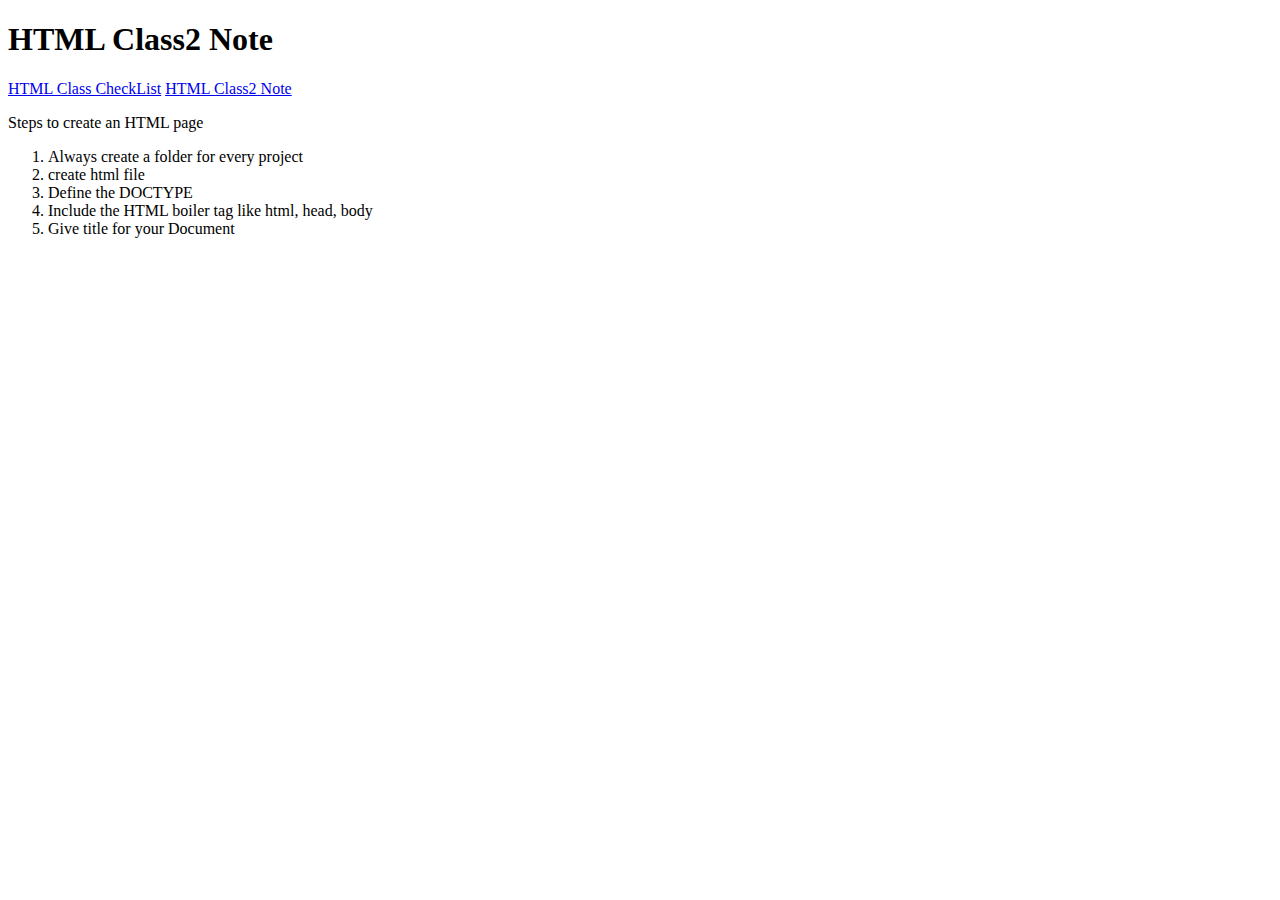
<file: Phase1/Class2/class2ppractice&reference/class2.html>
<!DOCTYPE html>
<html lang="en">
<head>
    <meta charset="UTF-8">
    <meta name="viewport" content="width=device-width, initial-scale=1.0">
    <title>Class2 Note</title>
</head>
<body>
    <h1>HTML Class2 Note</h1>
    <a href="https://www.evangadi.com/courses/phase1-docs/html-class/HTML-class-check-list.txt">HTML Class CheckList</a>
    <a href="https://www.evangadi.com/courses/phase1-docs/html-class/HTML-class-2.txt">HTML Class2 Note</a>
    <P>Steps to create an HTML page</P>
    <ol>
        <li>Always create a folder for every project</li>
        <li>create html file</li>
        <li>Define the DOCTYPE</li>
        <li>Include the HTML boiler tag like html, head, body</li>
        <li>Give title for your Document</li>
    </ol>
</body>
</html>
</file>
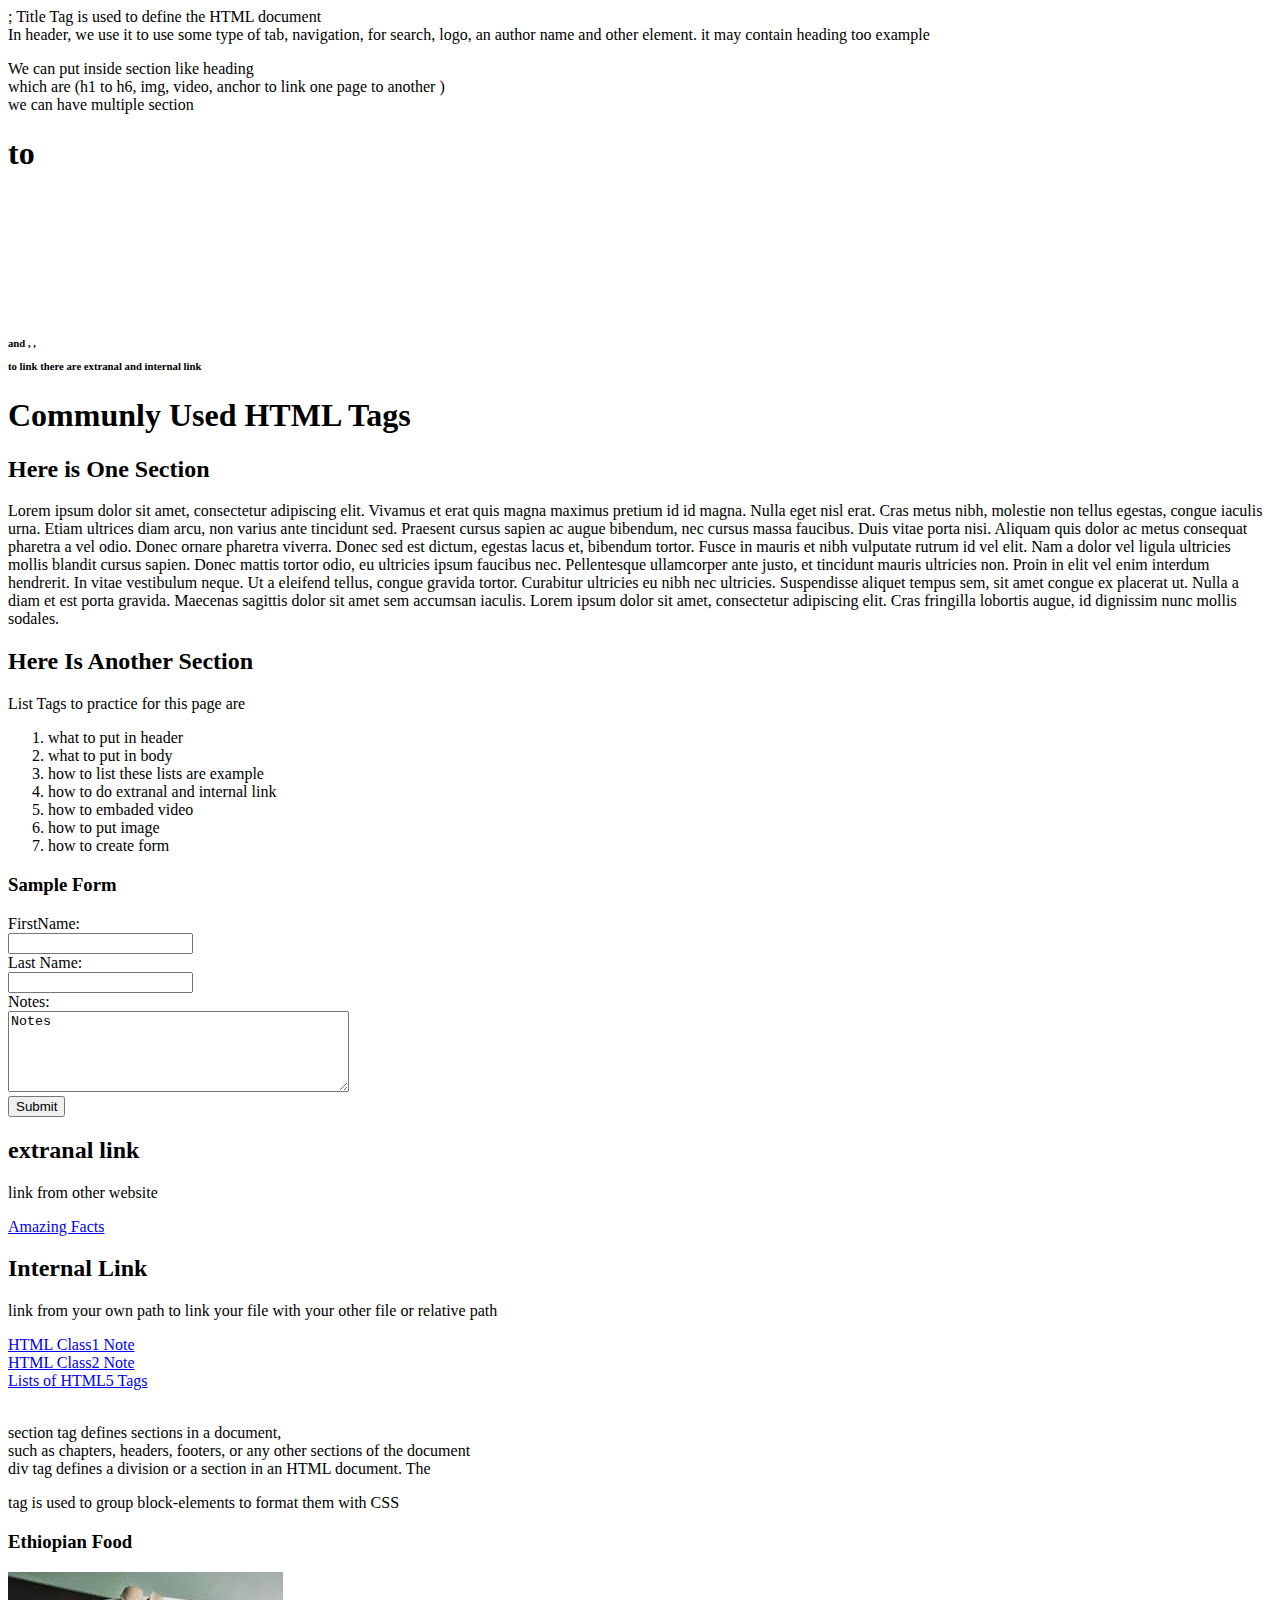
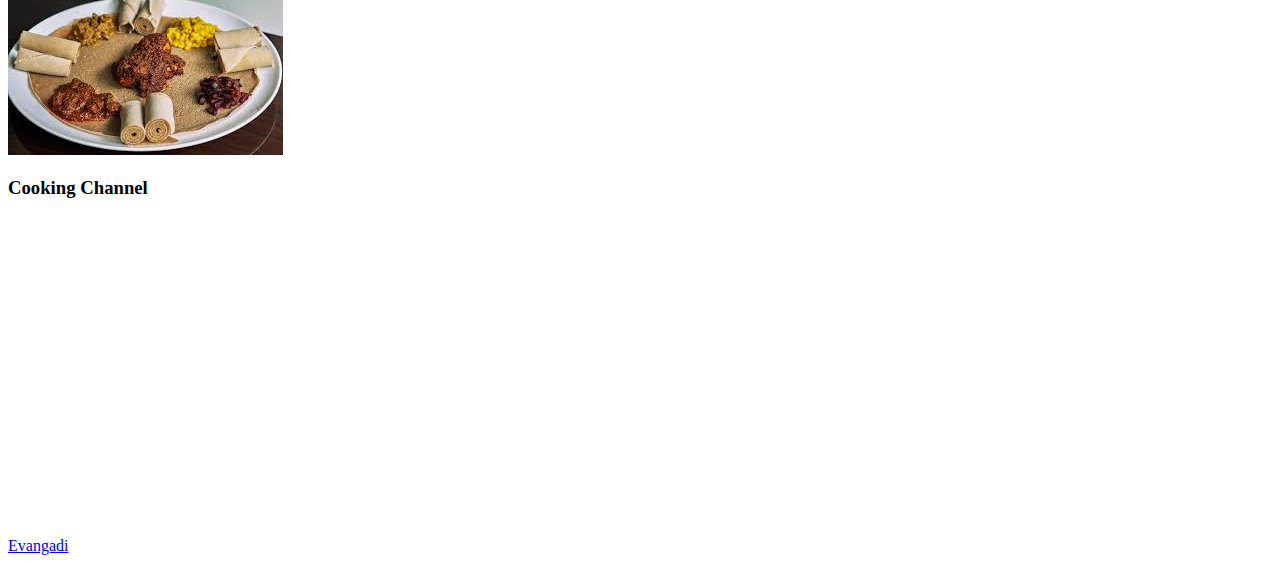
<file: Phase1/Class2/class2ppractice&reference/CommenlyUsedHTMLTagInUse.html>
<!DOCTYPE html>
<html lang="en">

<head>
    <meta charset="UTF-8">
    <meta name="viewport" content="width=device-width, initial-scale=1.0">
    <title>Common HTML Tags</title>; Title Tag is used to define the HTML document
</head>

<body>
    <header>
        In header, we use it to use some type of tab, navigation, for search,
        logo, an author name and other element.
        it may contain heading too example

    </header>
    <section>
        <p>We can put inside section like heading <br> which are (h1 to h6, img, video, anchor to link one page to
            another ) <br>
            we can have multiple section
        <h1>to <h6> and <a></a>, <img>, <video></video>
                </p>
                to link there are extranal and internal link
                <h1>Communly Used HTML Tags</h1>
    </section>
    <section>
        <h2>Here is One Section</h2>
        <p>
            Lorem ipsum dolor sit amet, consectetur adipiscing elit. Vivamus et erat quis magna maximus pretium id id
            magna. Nulla eget nisl erat. Cras metus nibh, molestie non tellus egestas, congue iaculis urna. Etiam
            ultrices diam arcu, non varius ante tincidunt sed. Praesent cursus sapien ac augue bibendum, nec cursus
            massa faucibus. Duis vitae porta nisi. Aliquam quis dolor ac metus consequat pharetra a vel odio. Donec
            ornare pharetra viverra.

            Donec sed est dictum, egestas lacus et, bibendum tortor.
            Fusce in mauris et nibh vulputate rutrum id vel elit. Nam a dolor vel ligula ultricies mollis blandit cursus
            sapien. Donec mattis tortor odio, eu ultricies ipsum faucibus nec. Pellentesque ullamcorper ante justo, et
            tincidunt mauris ultricies non. Proin in elit vel enim interdum hendrerit. In vitae vestibulum neque. Ut a
            eleifend tellus, congue gravida tortor. Curabitur ultricies eu nibh nec ultricies. Suspendisse aliquet
            tempus sem, sit amet congue ex placerat ut. Nulla a diam et est porta gravida. Maecenas sagittis dolor sit
            amet sem accumsan iaculis. Lorem ipsum dolor sit amet, consectetur adipiscing elit. Cras fringilla lobortis
            augue, id dignissim nunc mollis sodales.
        </p>
    </section>
    <section>
        <h2>Here Is Another Section</h2>
        <p>List Tags to practice for this page are</p>
        <ol>
            <li>what to put in header</li>
            <li>what to put in body</li>
            <li>how to list these lists are example</li>
            <li>how to do extranal and internal link</li>
            <li>how to embaded video</li>
            <li>how to put image</li>
            <li>how to create form</li>
        </ol>
    </section>
    <section>
        <h3>Sample Form</h3>
        <form action="submit">
            <label for="fname">FirstName:</label> <br>
            <input type="text" marginBottom="medium"> <br>
            <label for="lastname">Last Name:</label> <br>
            <input type="text"> <br>
            <label for="textarea">Notes:</label> <br>
            <textarea name="notes" id="" cols="40" rows="5">Notes</textarea> <br>
            <input type="submit" value="Submit">

        </form>
    </section>
    <section>
        <h2>extranal link</h2>
        <p>link from other website</p>
        <a href="https://www.amazingfacts.org/media-library/read/c/2/t/bible-study-guides">Amazing Facts</a>
        <h2>Internal Link</h2>
        <p>link from your own path to link your file with your other file or relative path</p>
        <a href="../../Class1/abouttag/HTML Class1 Note.txt"> HTML Class1 Note</a> <br>
        <a href="../HTML Class2 Note.txt">HTML Class2 Note</a> <br>
        <a href="https://www.tutorialrepublic.com/html-reference/html5-tags.php">Lists of HTML5 Tags</a> <br>
        <a href="../ListCommonlyUsedHTMLTages.txt"></a> <br>
        <a href="../HTMLKnowledgeCheckList.txt"></a>
    </section>
    <section>
        <p>section tag defines sections in a document, <br>
            such as chapters, headers, footers, or any other sections of the document <br>
            div tag defines a division or a section in an HTML document. The
        <div> tag is used to group block-elements to format them with CSS
            </p>
    </section>
    <section>
        <h3>Ethiopian Food</h3>
        <img src="../jp.img" alt="Ethiopian Food">
    </section>

    <section>
        <h3>Cooking Channel</h3>
        <iframe width="560" height="315" src="https://www.youtube.com/embed/-e5U7BPojbw" frameborder="0"
            allow="accelerometer; autoplay; clipboard-write; encrypted-media; gyroscope; picture-in-picture"
            allowfullscreen></iframe>
    </section>
    <footer>
        <a href="https://www.evangadi.com/">Evangadi</a>
    </footer>
</body>

</html>
</file>
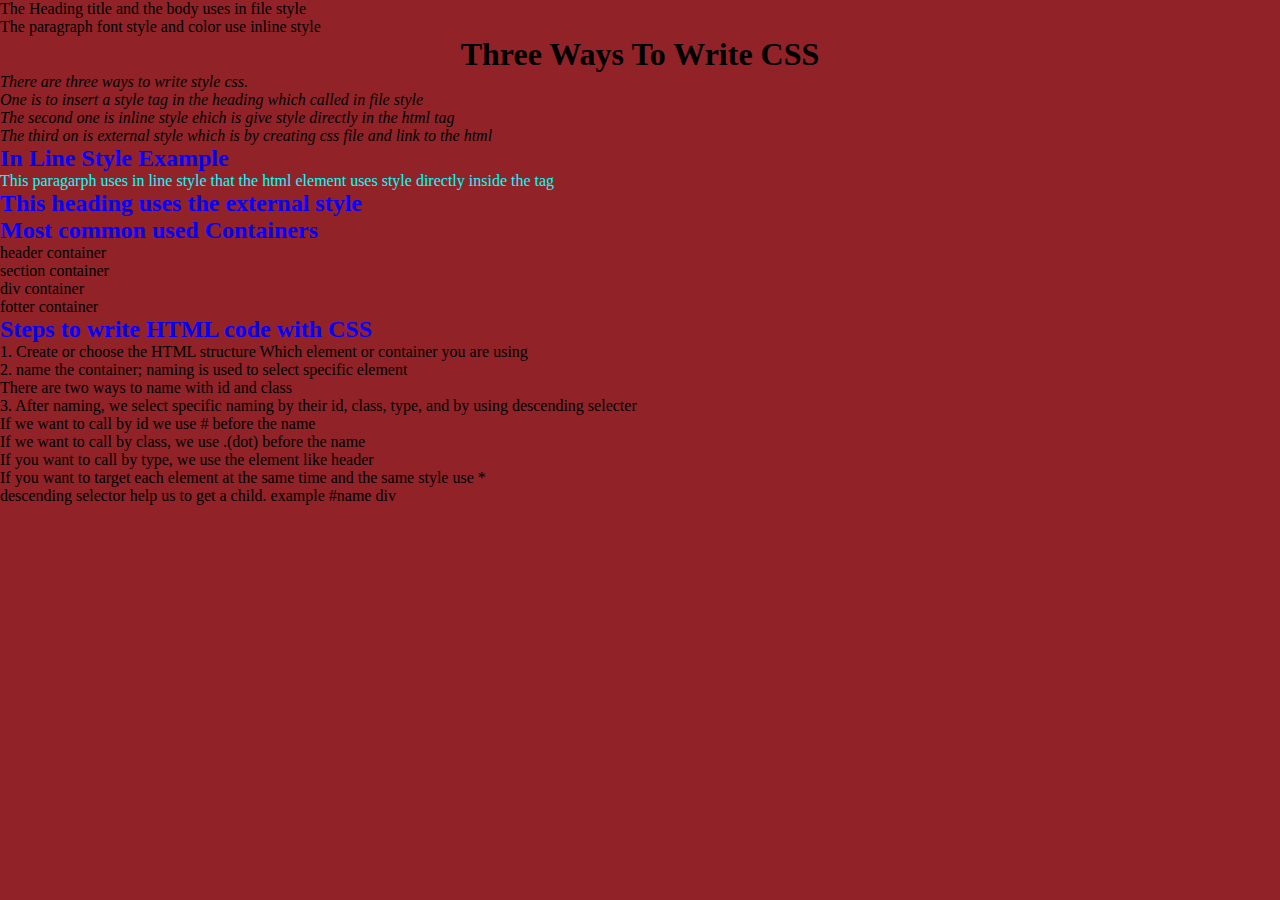
<file: Phase1/Class3Css/Class3CSSReference/indexShortNoteFromClass3.html>
<!DOCTYPE html>
<html lang="en">
<head>
    <meta charset="UTF-8">
    <meta name="viewport" content="width=device-width, initial-scale=1.0">
    <title>css-practice</title>
    The Heading title and the body uses in file style <br>
    The paragraph font style and color use inline style
    <style>
        body {
            background-color: rgb(145, 35, 40);
        }
        h1 {
            text-align: center;
        }
        h2 {
            color: rgb(4, 0, 255);
        }
    </style>
    <link rel="stylesheet" href="css/style.css">
</head>
<body>
    <h1>Three Ways To Write CSS</h1>
    <p style="font-style: italic;"> There are three ways to write style css. <br> 
    One is to insert a style tag in the heading which called in file style <br>
    The second one is inline style ehich is give style 
    directly in the html tag <br>
    The third on is external style which is by creating css file and link to the html
</p> 
<h2>In Line Style Example</h2>
<p style="color: aqua;">This paragarph uses in line style that the html element uses style directly inside the tag </p>
<h2>This heading uses the external style</h2>
<h2>Most common used Containers</h2>
<p>
    <header>header container</header>
    <section>section container</section>
    <div>div container</div>
    <footer>fotter container</footer>
</p>
<h2>Steps to write HTML code with CSS</h2> 
1. Create or choose the HTML structure Which element or container you are using <br>
2. name the container; naming is used to select specific element <br>
    There are two ways to name with id and class <br>
3. After naming, we select specific naming by their id, class, type, and by using descending selecter <br>
    If we want to call by id we use # before the name <br>
    If we want to call by class, we use .(dot) before the name <br>
    If you want to call by type, we use the element like header <br>
    If you want to target each element at the same time and the same style use * <br>
    descending selector help us to get a child. example #name div

</body>
</html>
</file>
<file: Phase1/AppleWebSiteProject/CSS/style.css>
* {
  margin: 0;
  padding: 0;
}
img {
  max-width: 100%;
}
.header-wrapper {
  background: black;
  color: rgb(255, 255, 255);
  font-weight: 200;
  font-size: 00.75em;
}
.header-wrapper ul {
  list-style: none;
  display: flex;
  justify-content: space-between;
  /* color: rgb(255, 255, 255); */
}
.internal-wrapper {
  width: 980px;
  padding: 0 10px;
  margin: 0 auto;
}
.header-wrapper,
.header-links-wrapper,
ul li a {
  color: white;
  text-decoration: none;
}

.header-links-wrapper,
ul li {
  display: inline-block;
  padding: 14px;
  margin-left: 25px;
  margin-right: 25px;
  /* 0 8px; */
  /* height: 25px;
  opacity: 0.8px; */
}
.logo-link,
.search-link,
.cart-link {
  width: 18px;
  display: block;
}
.header-wrapper,
.header-links-wrapper ul li.logo-link {
  padding: 12px 0 10px;
}
.header-wrapper,
.header-links-wrapper ul li.search-link {
  padding: 14px 0 8px;
}
.header-wrapper,
.header-links-wrapper ul li.cart-link {
  padding: 12px 0 10px;
}
/* Main highlight */
.main-highlight-wrapper {
  background-color: white;
  text-align: center;
  margin-top: 20px;
  padding: 25px 0;
}
.links-wrapper ul {
  list-style: none;
}
.model {
  font-size: large;
  color: black;
}
.product-title {
  font-size: xx-large;
  font-weight: 700;
}
.brief-description {
  font-size: x-large;
  color: rgba(0, 0, 0, 0.884);
}
.links-wrapper ul li {
  /* display: inline-block;
  padding: 15px 0; */
}
.links-wrapper ul li a {
  color: blue;
}
.links-wrapper ul li a:hover {
  color: black;
}
.links-wrapper ul li a:after {
  /* font-family: "FontAwesome";
  font-weight: 900;
  content: \f105;
  padding: 10px; */
}
/* second-highlight-wrapper */
.second-hightlight-wrapper {
  text-align: center;
  background: black;
  background-image: url(../Image/home/iphone11-pro-bg.jpg);
  background-position: center;
  background-repeat: no-repeat;
  background-size: cover;
  padding: 65px 20px;
  height: 420px;
  color: white;
}
.title-wrapper {
  font-size: 56px;
  /* font-weight: 600; */
}
.description-wrapper {
  font-size: 26px;
  padding: 10px 0;
}
.price-wrapper {
  color: darkgrey;
}
.third-highlight-wrapper {
  text-align: center;
  background-image: url(../Image/home/iphone11-bg.jpg);
  background-position: center;
  height: 480px;
  /* padding: 65px 20px; */
}
/* fourth-highlight-wrapper */
.forth-internal-wrapper {
  display: flex;
}
.left-side-wrapper {
  padding-left: 30px;
  padding-top: 50px;
  text-align: center;
  margin-right: 60px;
  width: 48.5%;
}
.right-side-wrapper {
  padding-left: 60px;
  padding-top: 50px;
  text-align: center;
  width: 48.5;
}
.fourth-highlight-wrapper .left-side-wrapper {
  background-image: url(../Image/home/watch-series-5\ copy.jpg);
  background-position: center;
  height: 480px;
  margin: 1% 1% 0% 0.5%;
  padding-top: 54px;
}
.fourth-highlight-wrapper .right-side-wrapper {
  background-image: url(../Image/home/watch-series-5.jpg);
  background-position: center;
  height: 480px;
  margin: 1% 1% 0% 0.5%;
  padding-top: 54px;
  width: 48.5%;
}
.description-wraper,
.description-wrper {
  color: dimgray;
  font-size: medium;
  font-style: initial;
}

/* fifth-highlight-section */

.fifth-highlight-wrapper .left-side-wrapper {
  background-image: url(../Image/home/apple-tv-background.jpg);
  background-position: center;
  height: 480px;
  /* padding-top: 80px; */
  margin-top: 25px;
  margin-left: 10px;
  width: 48.5%;
  margin: 1% 1% 0% 0.5%;
}
.fifth-highlight-wrapper .right-side-wrapper {
  background-image: url(../Image/home/air-pods.jpg);
  background-position: bottom;
  background-size: initial;
  background-color: black;
  margin-top: 25px;
  width: 48.5%;
  margin: 1% 1% 0% 0.5%;
  height: 480px;
}
.fifth-highlight-wrapper .right-side-wrapper .title-wrapper {
  color: white;
}
.fifth-highlight-wrapper .right-side-wrapper .description-wrapper {
  color: white;
}
.fifth-highlight-wrapper .left-side-wrapper .tvshow-logo-wraper {
  background-position: initial;
}
.tvshow-logo-wraper {
  padding: 300px 0px 15px;
}
.watch-more-wrapper a {
  padding: 0px;
  color: black;
}

/* sixth-highlight-section */
/* .sixth-highlight-wrapper .six-internal-wrapper {
  display: flex;
} */
.sixth-highlight-wrapper .left-side-wrapper {
  background-image: url(../Image/home/apple-card.jpg);
  background-position: center;
  margin: 1% 1% 0% 0.5%;
  width: 48.5%;
  background-size: initial;
  height: 480px;
  /* display: inline-block; */
}
.sixth-highlight-wrapper .right-side-wrapper {
  background-image: url(../Image/home/new-ipad.jpg);
  background-position: bottom;
  height: 480;
  /* display: inline-block; */
  margin: 1% 1% 0% 0.5%;
  width: 48.5%;
  background-size: initial;
}
.sixth-highlight-wrapper .top-logo-wrapper img {
  color: white;
  padding: 0px 0px 0px;
}
/* can also be done like to put the logo and the logo text  together
    if we did not have the exact logo what we need 
    (for the fourth-highlight-wrapper class)

.logo-title {
    display: inline-block;
    font-size: x-large;
}

.series-wrapper {
    color: red;
    font-weight: 700;
    font-size: medium;
    font-style: normal;
    font: 16px "Times New Roman";
}

.logo-wrapper img {
    color: black;
    background: black;
    display: inline-block;
    height: 20px;
}  */
</file>
<file: Phase1/Class3Css/Class3CSSReference/css/style.css>
/* In your every css file,
you should have this too 
 */
* {
  padding: 0;
  margin: 0;
}
/* In your every css file you should have this; this means the image 
max width has to be the container size
 */
img {
  max-width: 100%;
}
.puppy-lovers-header {
  background-color: rgb(0, 162, 255);
  text-align: center;
  /* padding-top: 0ex; */
}
.puppy-lovers-header h3 {
  padding-top: 10px;
  padding-bottom: 10px;
}
.puppy-banner img {
  max-width: 700%;
  max-height: 50%;
  margin-right: inherit;
}
.three-puppies-wrapper {
  display: flex;
  top: 100px;
  left: 200px;
  margin-top: 50px;
  margin-bottom: 25px;
  padding-left: 200px;
  width: 1000px;
}
.right-puppy {
  height: 427.06px;
  margin-right: 10px;
}
.missing-puppy {
  text-align: center;
  width: 520px;
  height: 427.06px;
  margin-right: 10px;
  /* text-overflow: clip; */
}
.left-puppy {
  padding-top: 100px;
  height: 427.06px;
  /* width: 520px; */
}
.last-left-puppy {
  display: inline-block;
  margin-bottom: 50px;
  /* width: 520px; */
}
.last-right-puppy {
  display: inline-block;
  margin-right: 100px;
  margin-bottom: 50px;
}
.more {
  padding-top: 50px;
  padding-bottom: 50px;
  text-align: center;
}
.footer {
  background-color: rgb(0, 162, 255);
  padding-top: 25px;
  padding-bottom: 25px;
  text-align: center;
}
.red {
  background-color: lightcoral;
}
</file>
<file: Phase1/Class3Css/Puppy-Lovers-html/css/style.css>
* {
  margin: 0;
  padding: 0;
}
img {
  max-width: 100%;
}
.container {
  width: 960px;
  margin: 0 auto;
}

/* Header */
header {
  background-color: #085070;
  padding: 30px;
  text-align: center;
  font-size: 30px;
  color: #fff;
  font-weight: 700;
}
#banner-image > img {
  width: 100%;
}

/* Top container */
.top-container {
  padding: 85px 0 65px;
}
.top-container .container {
  display: flex;
}
.puppy-container {
  width: 32%;
}
.middle-puppy {
  background-color: #f04d64;
  text-align: center;
  font-size: 40px;
  margin: 0 2%;
}
.puppy-missing {
  padding: 80px;
}

/* Bottom container */
.vertical-puppies-section {
  padding: 20px 0 100px;
}
.vertical-puppies-wrapper {
  display: flex;
}
.puppy-container-vertical {
  width: 48%;
}
.puppy-container-vertical.left {
  margin-right: 1%;
}
.puppy-container-vertical.right {
  margin-left: 1%;
}
.section-title {
  text-align: center;
  padding: 10px 0 50px;
  font-size: 40px;
  font-weight: 700;
}

/* Footer */

footer {
  background-color: #085070;
  padding: 50px 0 150px;
  text-align: center;
}
.credit {
  text-align: center;
  font-size: 30px;
  color: #fff;
  font-weight: 700;
}
</file>
